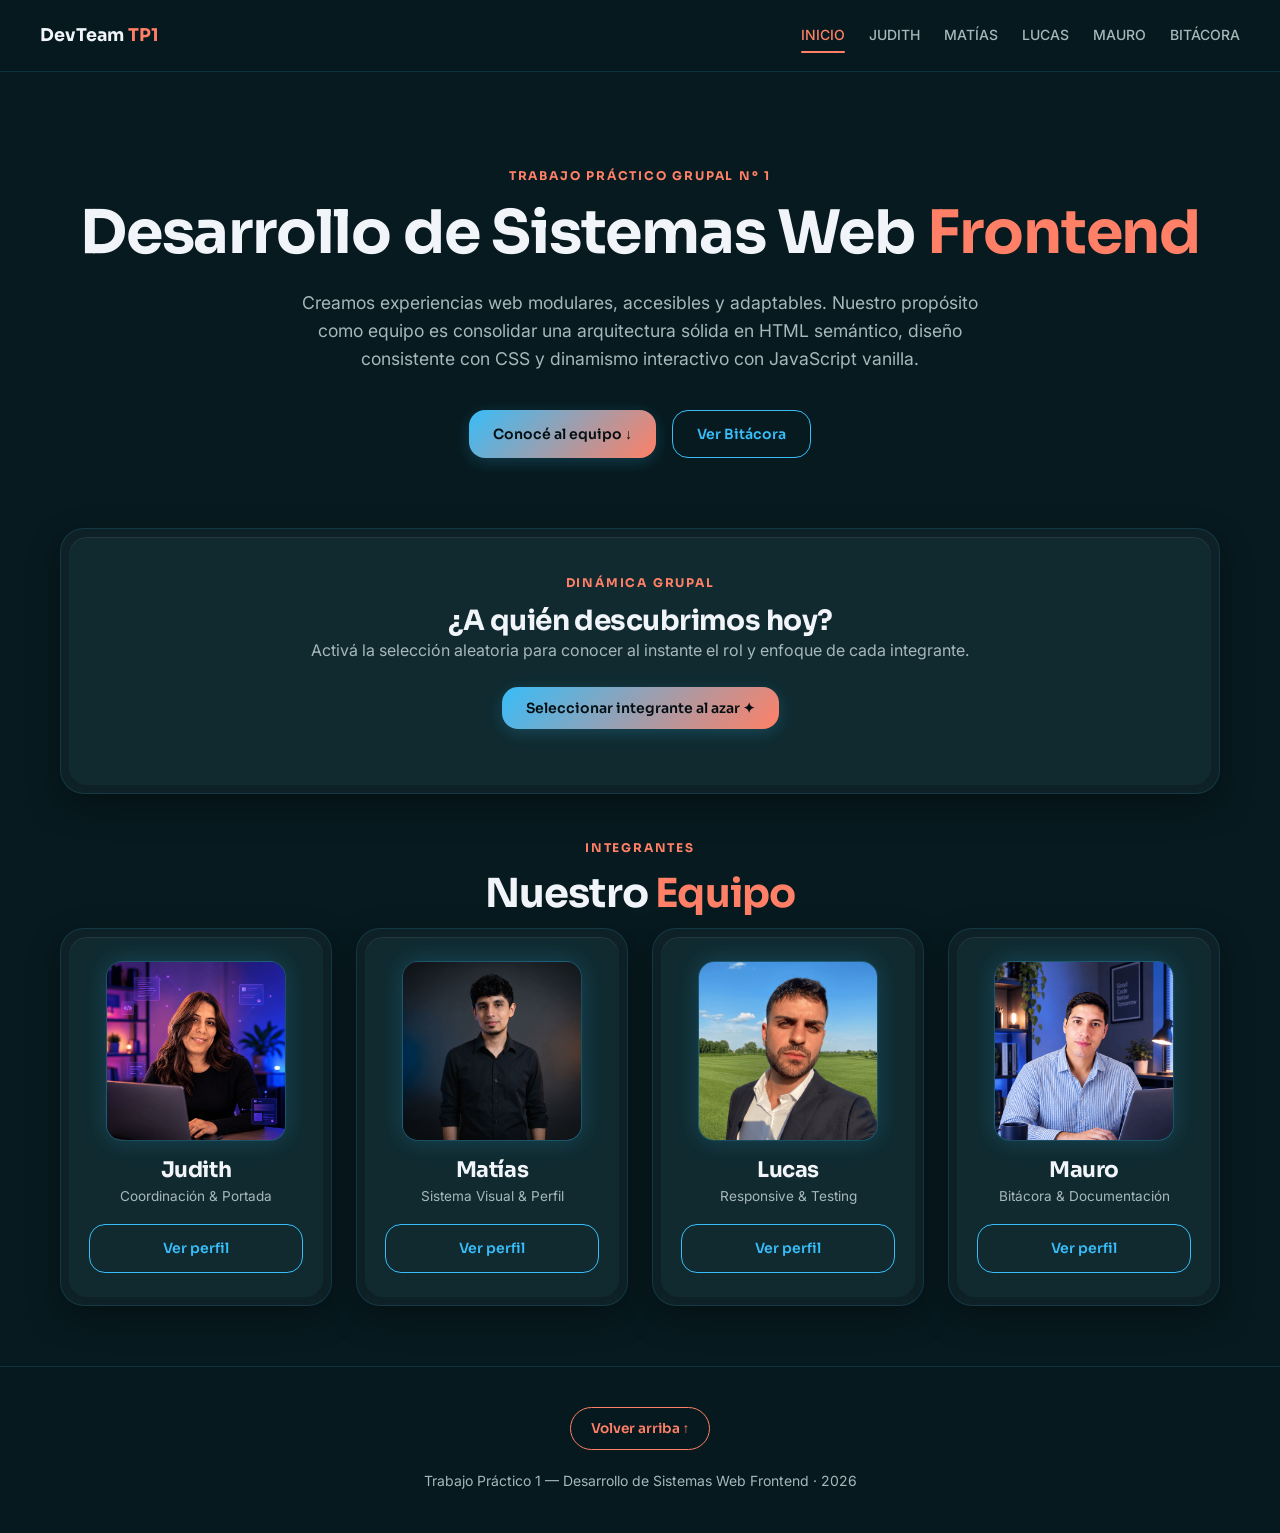
<file: index.html>
<!DOCTYPE html>
<html lang="es">
<head>
    <meta charset="UTF-8">
    <meta name="viewport" content="width=device-width, initial-scale=1.0">
    <title>DevTeam | Desarrollo de Sistemas Web - Frontend</title>

    <!-- Favicon Oficial -->
    <link rel="icon" type="image/svg+xml" href="img/favicon.svg">

    <!-- Google Fonts -->
    <link rel="preconnect" href="https://fonts.googleapis.com">
    <link rel="preconnect" href="https://fonts.gstatic.com" crossorigin>
    <link href="https://fonts.googleapis.com/css2?family=Inter:wght@300;400;500;600;700&family=Sora:wght@400;600;700;800&display=swap" rel="stylesheet">

    <!-- Estilos CSS compartidos -->
    <link rel="stylesheet" href="css/style.css">
</head>
<body id="top">

    <!-- Navegación Sticky Glass -->
    <nav class="navbar">
        <div class="container navbar-content">
            <a href="index.html" class="nav-brand">DevTeam <span class="text-accent">TP1</span></a>
            <div class="nav-links">
                <a href="index.html" class="active">INICIO</a>
                <a href="judith.html">JUDITH</a>
                <a href="matias.html">MATÍAS</a>
                <a href="lucas.html">LUCAS</a>
                <a href="mauro.html">MAURO</a>
                <a href="bitacora.html">BITÁCORA</a>
            </div>
        </div>
    </nav>

    <!-- Contenido Principal -->
    <main class="container">

        <!-- Hero de Portada -->
        <section class="hero-section">
            <span class="eyebrow">Trabajo Práctico Grupal Nº 1</span>
            <h1 class="hero-title">Desarrollo de Sistemas Web <span class="text-accent">Frontend</span></h1>
            <p class="hero-description">
                Creamos experiencias web modulares, accesibles y adaptables. Nuestro propósito como equipo es consolidar una arquitectura sólida en HTML semántico, diseño consistente con CSS y dinamismo interactivo con JavaScript vanilla.
            </p>
            <div class="hero-actions">
                <a href="#equipo" class="btn btn-primary">Conocé al equipo ↓</a>
                <a href="bitacora.html" class="btn btn-secondary">Ver Bitácora</a>
            </div>
        </section>

        <!-- Interacción JS de Portada -->
        <section class="spotlight-interactive-section">
            <div class="double-bezel">
                <div class="double-bezel-inner text-center">
                    <span class="eyebrow">Dinámica Grupal</span>
                    <h3>¿A quién descubrimos hoy?</h3>
                    <p class="mb-4">Activá la selección aleatoria para conocer al instante el rol y enfoque de cada integrante.</p>
                    
                    <button id="btn-random-member" class="btn btn-primary" type="button">
                        Seleccionar integrante al azar ✦
                    </button>

                    <!-- Salida del script JS -->
                    <div id="random-member-display" class="mt-4" aria-live="polite"></div>
                </div>
            </div>
        </section>

        <!-- Tarjetas del Equipo -->
        <section id="equipo">
            <div class="section-header section-header-center">
                <span class="eyebrow">Integrantes</span>
                <h2>Nuestro <span class="text-accent">Equipo</span></h2>
            </div>

            <div class="team-grid">

                <!-- Integrante 1: Judith -->
                <article class="double-bezel">
                    <div class="double-bezel-inner member-card-content">
                        <div class="member-avatar-slot">
                            <img src="img/judith.png" alt="Avatar de Judith" class="member-avatar-img" onerror="this.style.display='none'; this.nextElementSibling.style.display='flex';">
                        </div>
                        <div>
                            <h3 class="member-name">Judith</h3>
                            <p class="member-role">Coordinación & Portada</p>
                        </div>
                        <a href="judith.html" class="btn btn-secondary btn-full">Ver perfil</a>
                    </div>
                </article>

                <!-- Integrante 2: Matías -->
                <article class="double-bezel">
                    <div class="double-bezel-inner member-card-content">
                        <div class="member-avatar-slot">
                            <img src="img/matias.png" alt="Avatar de Matías" class="member-avatar-img" onerror="this.style.display='none'; this.nextElementSibling.style.display='flex';">
                        </div>
                        <div>
                            <h3 class="member-name">Matías</h3>
                            <p class="member-role">Sistema Visual & Perfil</p>
                        </div>
                        <a href="matias.html" class="btn btn-secondary btn-full">Ver perfil</a>
                    </div>
                </article>

                <!-- Integrante 3: Lucas -->
                <article class="double-bezel">
                    <div class="double-bezel-inner member-card-content">
                        <div class="member-avatar-slot">
                            <img src="img/lucas.png" alt="Avatar de Lucas" class="member-avatar-img">
                        </div>
                        <div>
                            <h3 class="member-name">Lucas</h3>
                            <p class="member-role">Responsive & Testing</p>
                        </div>
                        <a href="lucas.html" class="btn btn-secondary btn-full">Ver perfil</a>
                    </div>
                </article>

                <!-- Integrante 4: Mauro -->
                <article class="double-bezel">
                    <div class="double-bezel-inner member-card-content">
                        <div class="member-avatar-slot">
                            <img src="img/mauro.png" alt="Avatar de Mauro" class="member-avatar-img" onerror="this.style.display='none'; this.nextElementSibling.style.display='flex';">
                            <div class="member-avatar-icon d-none">📝</div>
                            <span class="member-avatar-label d-none">Mauro</span>
                        </div>
                        <div>
                            <h3 class="member-name">Mauro</h3>
                            <p class="member-role">Bitácora & Documentación</p>
                        </div>
                        <a href="mauro.html" class="btn btn-secondary btn-full">Ver perfil</a>
                    </div>
                </article>

            </div>
        </section>

    </main>

    <!-- Footer Compartido -->
    <footer>
        <div class="container footer-content">
            <a href="#top" class="btn-top">Volver arriba ↑</a>
            <p class="footer-credits">
                Trabajo Práctico 1 — Desarrollo de Sistemas Web Frontend · 2026
            </p>
        </div>
    </footer>

    <script src="js/script.js"></script>
</body>
</html>
</file>
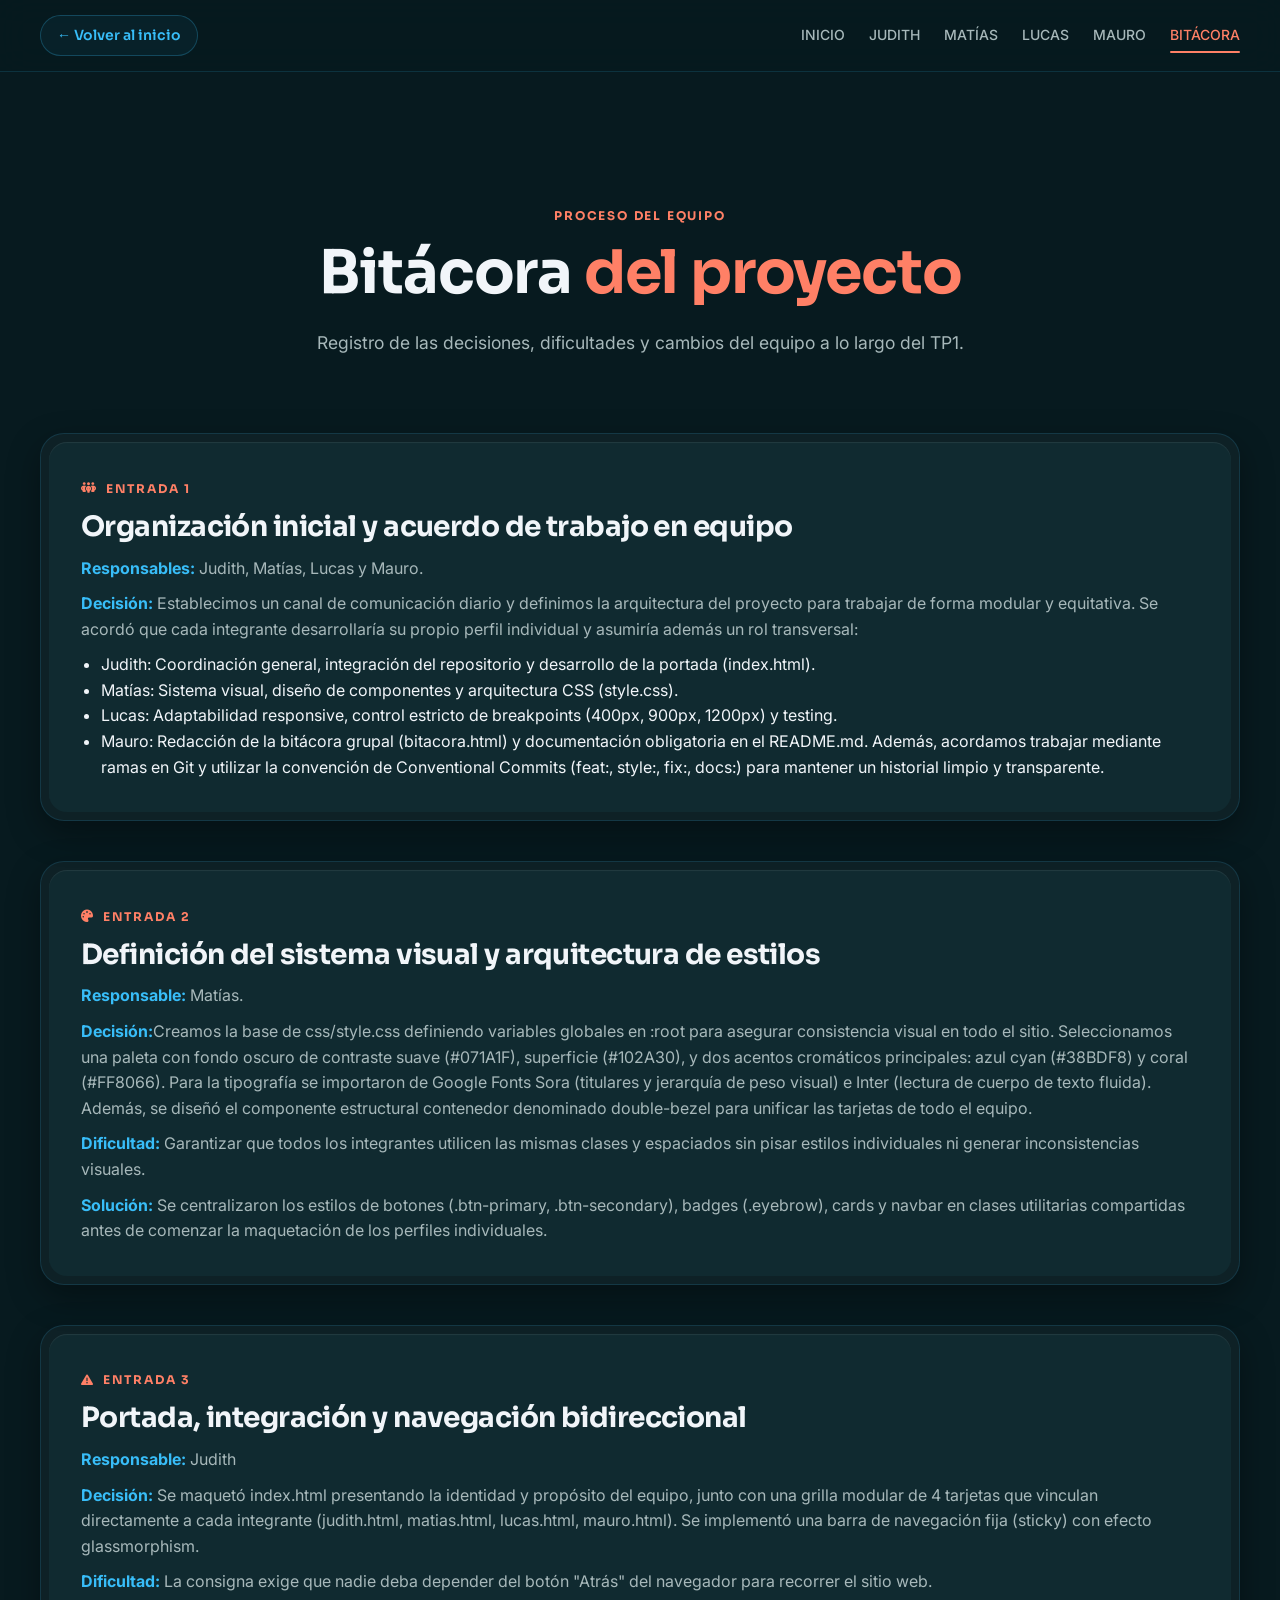
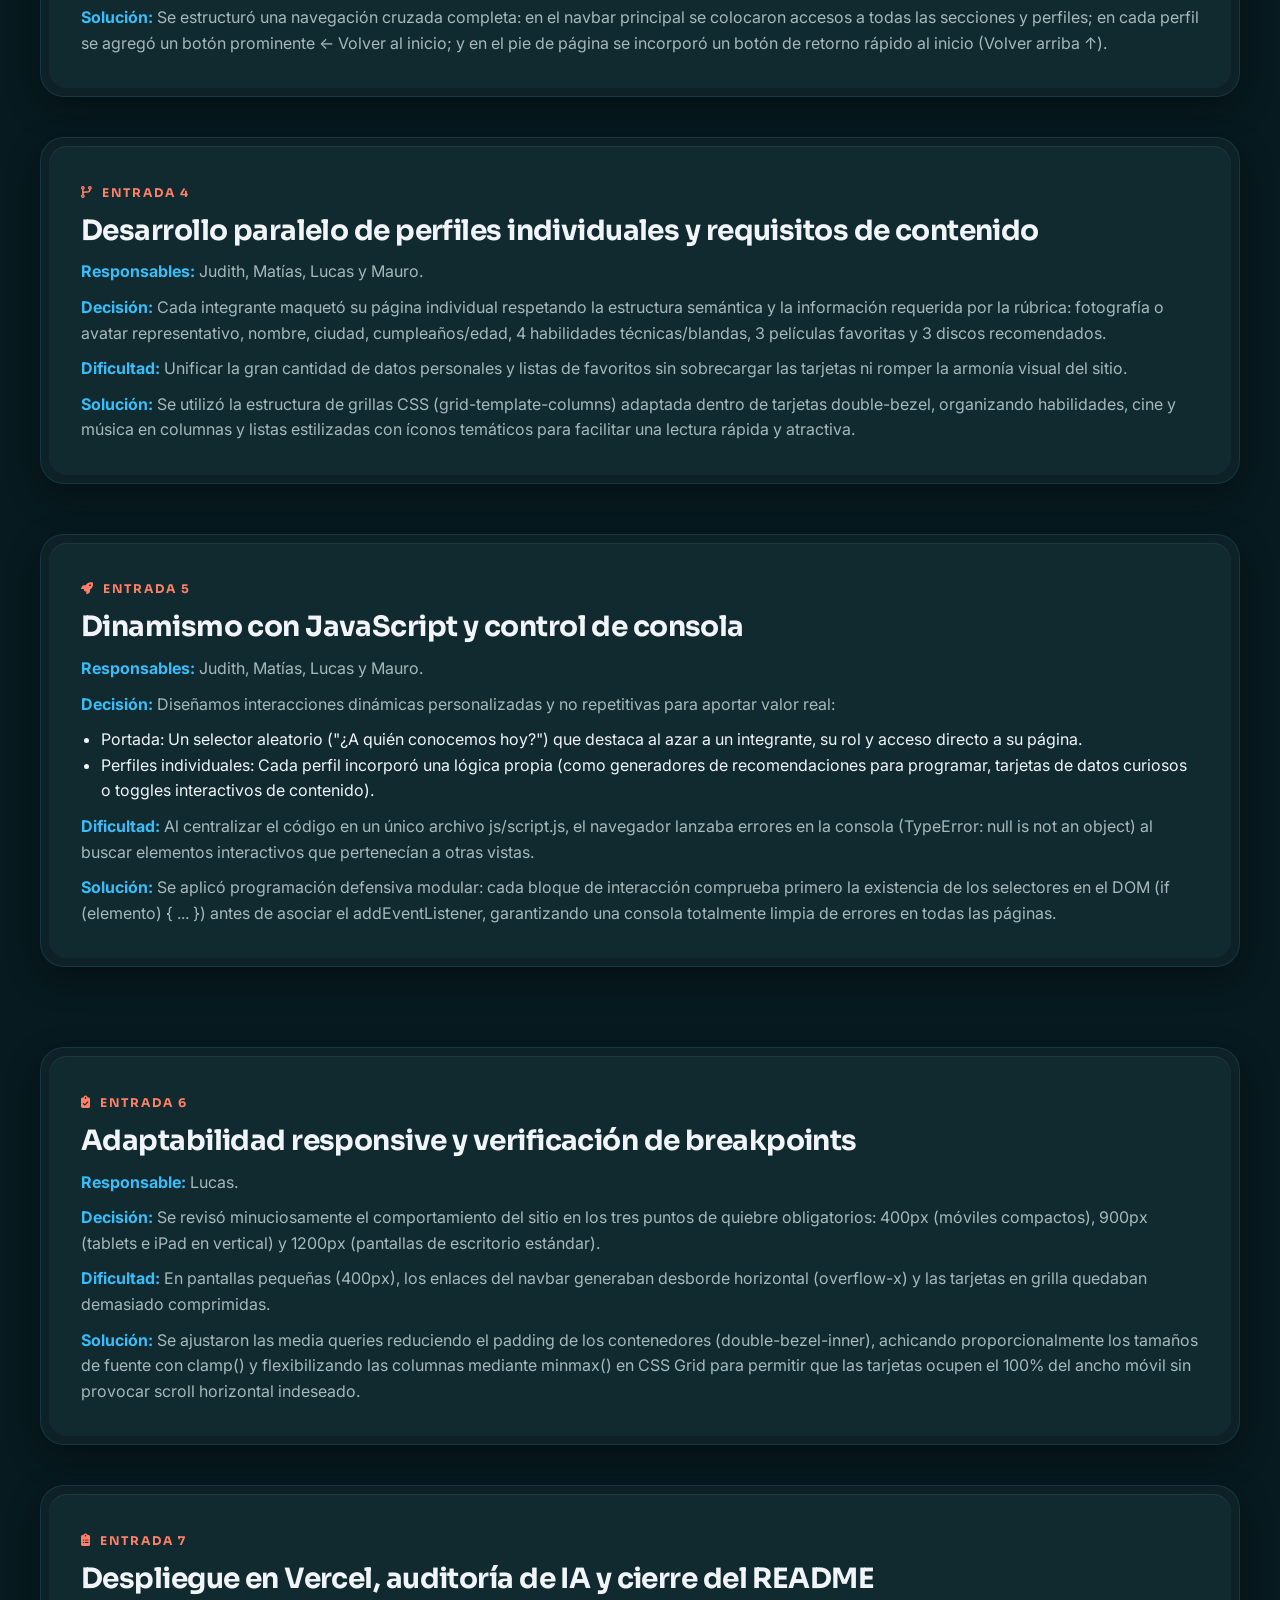
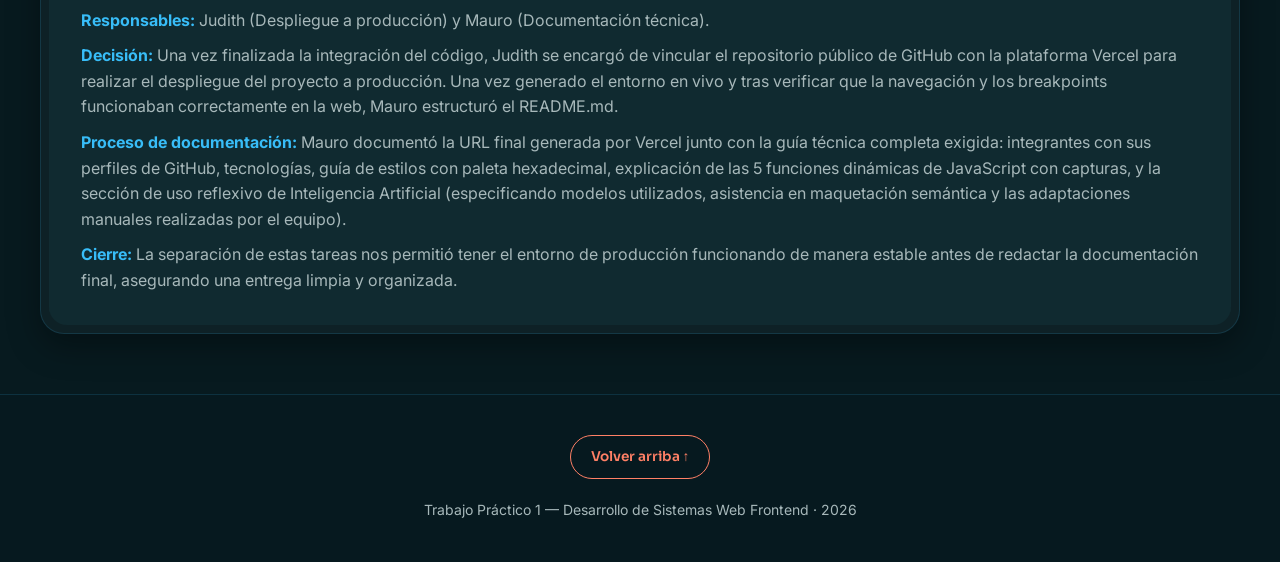
<file: bitacora.html>
<!DOCTYPE html>
<html lang="es">
<head>
    <meta charset="UTF-8">
    <meta name="viewport" content="width=device-width, initial-scale=1.0">
    <title>Bitácora — DevTeam TP1</title>

    <!-- Favicon Oficial -->
    <link rel="icon" type="image/svg+xml" href="img/favicon.svg">

    <!-- Google Fonts del equipo -->
    <link rel="preconnect" href="https://fonts.googleapis.com">
    <link rel="preconnect" href="https://fonts.gstatic.com" crossorigin>
    <link href="https://fonts.googleapis.com/css2?family=Inter:wght@300;400;500;600;700&family=Sora:wght@400;600;700;800&display=swap" rel="stylesheet">

    <!-- FontAwesome para íconos -->
    <link rel="stylesheet" href="https://cdnjs.cloudflare.com/ajax/libs/font-awesome/6.7.2/css/all.min.css">

    <!-- CSS compartido del equipo -->
    <link rel="stylesheet" href="css/style.css">
</head>
<body id="top">

    <!-- Navbar Compartida -->
    <nav class="navbar">
        <div class="container navbar-content">
            <a href="index.html" class="nav-back">← Volver al inicio</a>
            <div class="nav-links">
                <a href="index.html">INICIO</a>
                <a href="judith.html">JUDITH</a>
                <a href="matias.html">MATÍAS</a>
                <a href="lucas.html">LUCAS</a>
                <a href="mauro.html">MAURO</a>
                <a href="bitacora.html" class="active">BITÁCORA</a>
            </div>
        </div>
    </nav>

    <main class="container profile-main-content">

        <section class="hero-section pb-2">
            <span class="eyebrow">Proceso del equipo</span>
            <h1 class="hero-title">Bitácora <span class="text-accent">del proyecto</span></h1>
            <p class="hero-description">
                Registro de las decisiones, dificultades y cambios del equipo a lo largo del TP1.
            </p>
        </section>

        <!-- Entrada 1 -->
        <section class="profile-section">
            <div class="double-bezel">
                <div class="double-bezel-inner">
                    <span class="eyebrow"><i class="fa-solid fa-people-group"></i> Entrada 1</span>
                    <h3 class="mb-2">Organización inicial y acuerdo de trabajo en equipo</h3>
                   
                    <p><strong class="text-blue">Responsables:</strong> Judith, Matías, Lucas y Mauro.</p>
                   
                    <p class="mt-2"><strong class="text-blue">Decisión:</strong> Establecimos un canal de comunicación diario y definimos la arquitectura del proyecto para trabajar de forma modular y equitativa. Se acordó que cada integrante desarrollaría su propio perfil individual y asumiría además un rol transversal:</p>
                    
                    <ul class="mt-2" style="padding-left: 20px;">
                        <li> Judith: Coordinación general, integración del repositorio y desarrollo de la portada (index.html).</li>
                        <li> Matías: Sistema visual, diseño de componentes y arquitectura CSS (style.css).</li>
                        <li> Lucas: Adaptabilidad responsive, control estricto de breakpoints (400px, 900px, 1200px) y testing.</li>
                        <li> Mauro: Redacción de la bitácora grupal (bitacora.html) y documentación obligatoria en el README.md. Además, acordamos trabajar mediante ramas en Git y utilizar la convención de Conventional Commits (feat:, style:, fix:, docs:) para mantener un historial limpio y transparente.</li>
                    </ul>
                </div>
            </div>
        </section>

        <!-- Entrada 2 -->
        <section class="profile-section">
            <div class="double-bezel">
                <div class="double-bezel-inner">
                    <span class="eyebrow"><i class="fa-solid fa-palette"></i> Entrada 2</span>
                    <h3 class="mb-2">Definición del sistema visual y arquitectura de estilos</h3>
                    
                    <p><strong class="text-blue">Responsable:</strong> Matías.</p>

                    <p class="mt-2"><strong class="text-blue">Decisión:</strong>Creamos la base de css/style.css definiendo variables globales en :root para asegurar consistencia visual en todo el sitio. Seleccionamos una paleta con fondo oscuro de contraste suave (#071A1F), superficie (#102A30), y dos acentos cromáticos principales: azul cyan (#38BDF8) y coral (#FF8066). Para la tipografía se importaron de Google Fonts Sora (titulares y jerarquía de peso visual) e Inter (lectura de cuerpo de texto fluida). Además, se diseñó el componente estructural contenedor denominado double-bezel para unificar las tarjetas de todo el equipo.</p>
                   
                    <p class="mt-2"><strong class="text-blue">Dificultad:</strong> Garantizar que todos los integrantes utilicen las mismas clases y espaciados sin pisar estilos individuales ni generar inconsistencias visuales.</p>
               
                    <p class="mt-2"><strong class="text-blue">Solución:</strong> Se centralizaron los estilos de botones (.btn-primary, .btn-secondary), badges (.eyebrow), cards y navbar en clases utilitarias compartidas antes de comenzar la maquetación de los perfiles individuales.</p>  

                </div>
            </div>
        </section>

        <!-- Entrada 3 -->
        <section class="profile-section">
            <div class="double-bezel">
                <div class="double-bezel-inner">
                    <span class="eyebrow"><i class="fa-solid fa-triangle-exclamation"></i> Entrada 3</span>
                    <h3 class="mb-2">Portada, integración y navegación bidireccional</h3>
                   
                    <p><strong class="text-blue">Responsable:</strong> Judith</p>
                   
                    <p class="mt-2"><strong class="text-blue">Decisión:</strong> Se maquetó index.html presentando la identidad y propósito del equipo, junto con una grilla modular de 4 tarjetas que vinculan directamente a cada integrante (judith.html, matias.html, lucas.html, mauro.html). Se implementó una barra de navegación fija (sticky) con efecto glassmorphism.</p>

                    <p class="mt-2"><strong class="text-blue">Dificultad:</strong> La consigna exige que nadie deba depender del botón "Atrás" del navegador para recorrer el sitio web.</p>
             
                    <p class="mt-2"><strong class="text-blue">Solución:</strong> Se estructuró una navegación cruzada completa: en el navbar principal se colocaron accesos a todas las secciones y perfiles; en cada perfil se agregó un botón prominente ← Volver al inicio; y en el pie de página se incorporó un botón de retorno rápido al inicio (Volver arriba ↑).</p>

                </div>
            </div>
        </section>

        <!-- Entrada 4 -->
        <section class="profile-section">
            <div class="double-bezel">
                <div class="double-bezel-inner">
                    <span class="eyebrow"><i class="fa-solid fa-code-branch"></i> Entrada 4</span>
                    <h3 class="mb-2">Desarrollo paralelo de perfiles individuales y requisitos de contenido</h3>
                   
                    <p><strong class="text-blue">Responsables:</strong> Judith, Matías, Lucas y Mauro.
                   
                    <p class="mt-2"><strong class="text-blue">Decisión:</strong> Cada integrante maquetó su página individual respetando la estructura semántica y la información requerida por la rúbrica: fotografía o avatar representativo, nombre, ciudad, cumpleaños/edad, 4 habilidades técnicas/blandas, 3 películas favoritas y 3 discos recomendados.</p>
                   
                    <p class="mt-2"><strong class="text-blue">Dificultad:</strong> Unificar la gran cantidad de datos personales y listas de favoritos sin sobrecargar las tarjetas ni romper la armonía visual del sitio.

                    <p class="mt-2"><strong class="text-blue">Solución:</strong> Se utilizó la estructura de grillas CSS (grid-template-columns) adaptada dentro de tarjetas double-bezel, organizando habilidades, cine y música en columnas y listas estilizadas con íconos temáticos para facilitar una lectura rápida y atractiva.</p>
                </div>
            </div>
        </section>

        <!-- Entrada 5 -->
        <section class="profile-section-dynamic">
            <div class="double-bezel">
                <div class="double-bezel-inner">
                    <span class="eyebrow"><i class="fa-solid fa-rocket"></i> Entrada 5</span>
                    <h3 class="mb-2">Dinamismo con JavaScript y control de consola</h3>
                    
                    <p><strong class="text-blue">Responsables:</strong> Judith, Matías, Lucas y Mauro.</p>
                   
                    <p class="mt-2"><strong class="text-blue">Decisión:</strong> Diseñamos interacciones dinámicas personalizadas y no repetitivas para aportar valor real:</p>
                   
                    <ul class="mt-2" style="padding-left: 20px;">
                        <li> Portada: Un selector aleatorio ("¿A quién conocemos hoy?") que destaca al azar a un integrante, su rol y acceso directo a su página.</li>
                        <li> Perfiles individuales: Cada perfil incorporó una lógica propia (como generadores de recomendaciones para programar, tarjetas de datos curiosos o toggles interactivos de contenido).</li>
                    </ul>
                    <p class="mt-2"><strong class="text-blue">Dificultad:</strong> Al centralizar el código en un único archivo js/script.js, el navegador lanzaba errores en la consola (TypeError: null is not an object) al buscar elementos interactivos que pertenecían a otras vistas.</p>
                    <p class="mt-2"><strong class="text-blue">Solución:</strong> Se aplicó programación defensiva modular: cada bloque de interacción comprueba primero la existencia de los selectores en el DOM (if (elemento) { ... }) antes de asociar el addEventListener, garantizando una consola totalmente limpia de errores en todas las páginas.</p>
               
                </div>
            </div>
        </section>

        <!--Entrada 6 -->
        <section class="profile-section">
            <div class="double-bezel">
                <div class="double-bezel-inner">
                    <span class="eyebrow"><i class="fa-solid fa-clipboard-check"></i> Entrada 6</span>
                    <h3 class="mb-2">Adaptabilidad responsive y verificación de breakpoints</h3>
                   
                    <p><strong class="text-blue">Responsable:</strong> Lucas.</p>
                   
                    <p class="mt-2"><strong class="text-blue">Decisión:</strong> Se revisó minuciosamente el comportamiento del sitio en los tres puntos de quiebre obligatorios: 400px (móviles compactos), 900px (tablets e iPad en vertical) y 1200px (pantallas de escritorio estándar).</p>
                   
                    <p class="mt-2"><strong class="text-blue">Dificultad:</strong> En pantallas pequeñas (400px), los enlaces del navbar generaban desborde horizontal (overflow-x) y las tarjetas en grilla quedaban demasiado comprimidas.</p>
                   
                    <p class="mt-2"><strong class="text-blue">Solución:</strong> Se ajustaron las media queries reduciendo el padding de los contenedores (double-bezel-inner), achicando proporcionalmente los tamaños de fuente con clamp() y flexibilizando las columnas mediante minmax() en CSS Grid para permitir que las tarjetas ocupen el 100% del ancho móvil sin provocar scroll horizontal indeseado.</p>
                </div>
            </div>
        </section>
        
        <!-- Entrada 7 -->
        <section class="profile-section">
            <div class="double-bezel">
                <div class="double-bezel-inner">
                    <span class="eyebrow"><i class="fa-solid fa-clipboard-list"></i> Entrada 7</span>
                    <h3 class="mb-2">Despliegue en Vercel, auditoría de IA y cierre del README</h3>
                   
                    <p><strong class="text-blue">Responsables:</strong> Judith (Despliegue a producción) y Mauro (Documentación técnica).</p>
                   
                    <p class="mt-2"><strong class="text-blue">Decisión:</strong> Una vez finalizada la integración del código, Judith se encargó de vincular el repositorio público de GitHub con la plataforma Vercel para realizar el despliegue del proyecto a producción. Una vez generado el entorno en vivo y tras verificar que la navegación y los breakpoints funcionaban correctamente en la web, Mauro estructuró el README.md.</p>
                   
                    <p class="mt-2"><strong class="text-blue">Proceso de documentación:</strong> Mauro documentó la URL final generada por Vercel junto con la guía técnica completa exigida: integrantes con sus perfiles de GitHub, tecnologías, guía de estilos con paleta hexadecimal, explicación de las 5 funciones dinámicas de JavaScript con capturas, y la sección de uso reflexivo de Inteligencia Artificial (especificando modelos utilizados, asistencia en maquetación semántica y las adaptaciones manuales realizadas por el equipo).</p>

                    <p class="mt-2"><strong class="text-blue">Cierre:</strong> La separación de estas tareas nos permitió tener el entorno de producción funcionando de manera estable antes de redactar la documentación final, asegurando una entrega limpia y organizada.</p>
                </div>
            </div>
        </section>
    </main>

    <!-- Footer Compartido -->
    <footer>
        <div class="container footer-content">
            <a href="#top" class="btn-top">Volver arriba ↑</a>
            <p class="footer-credits">
                Trabajo Práctico 1 — Desarrollo de Sistemas Web Frontend · 2026
            </p>
        </div>
    </footer>

    <script src="js/script.js"></script>
</body>
</html>
</file>
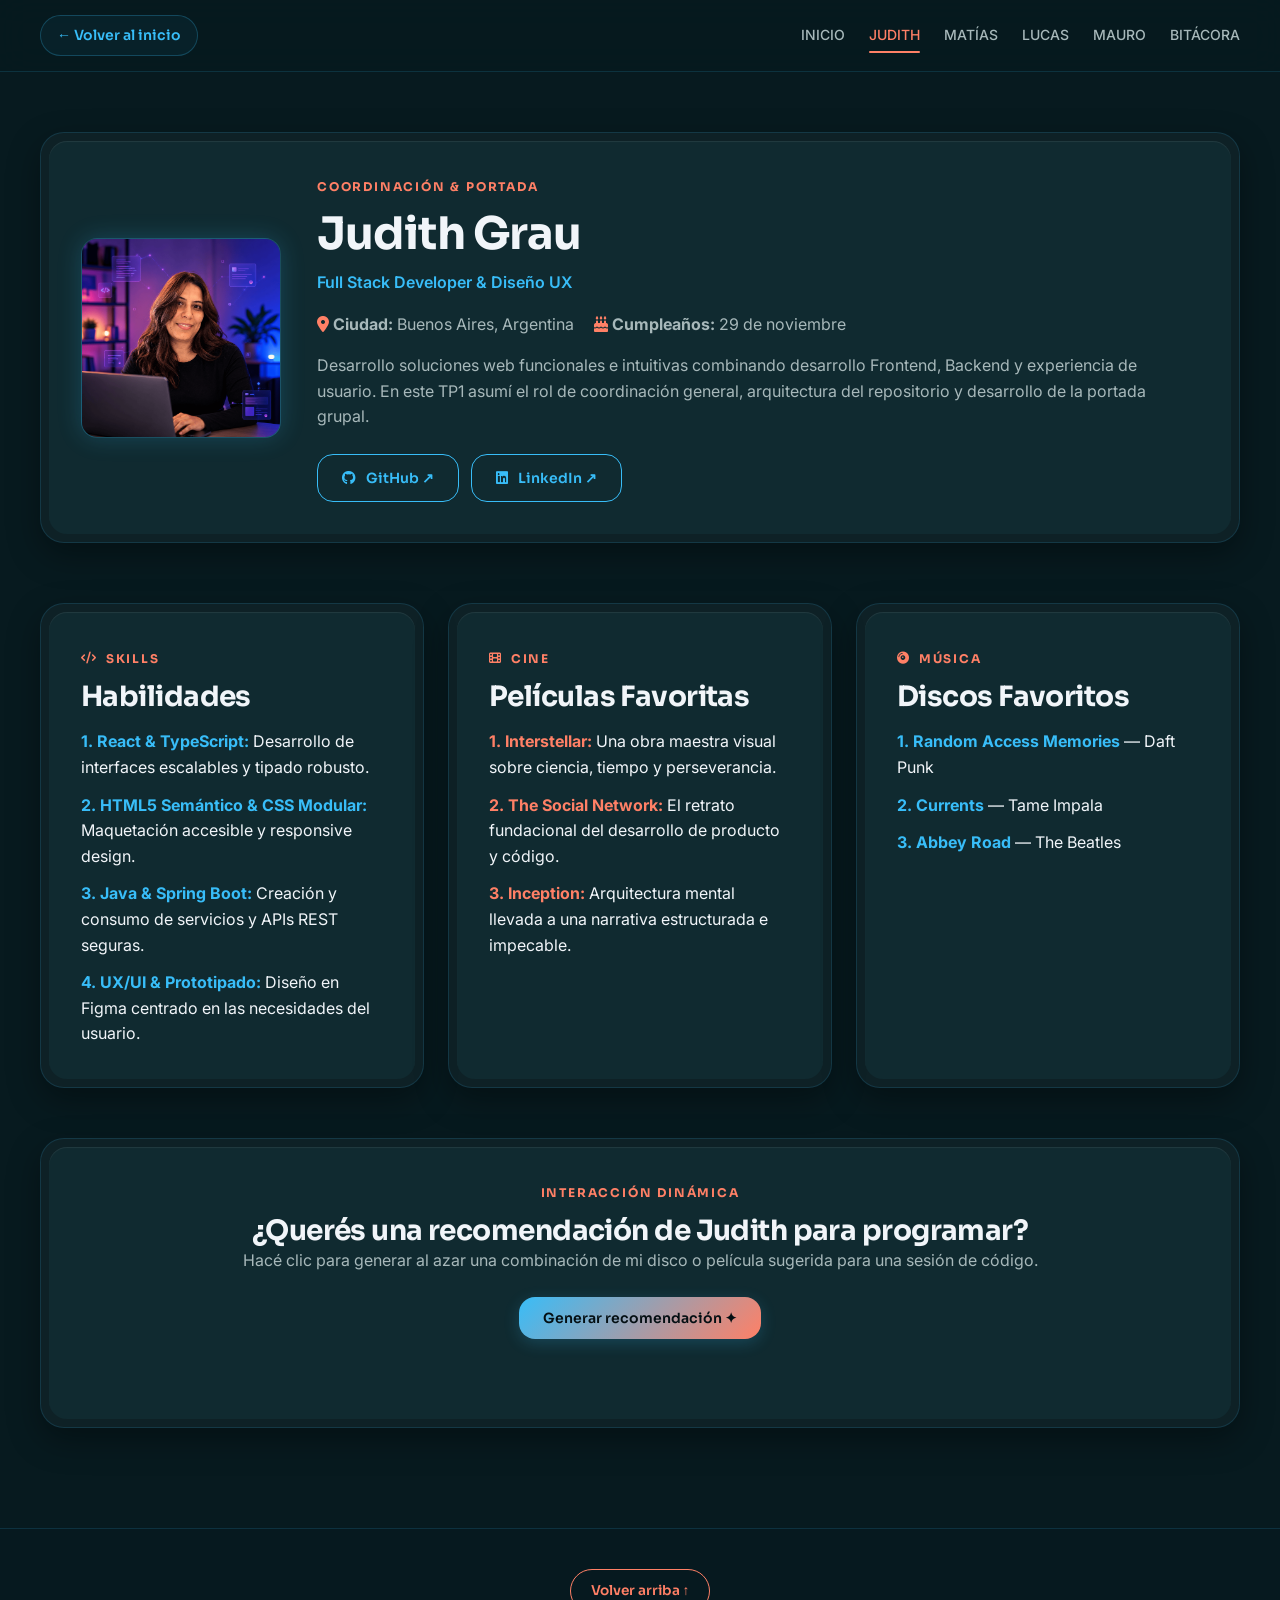
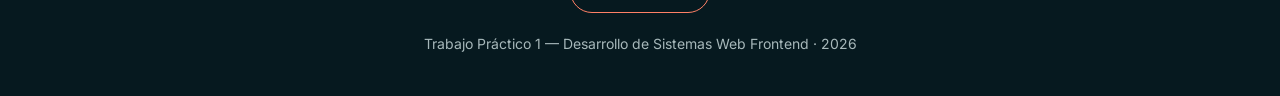
<file: judith.html>
<!DOCTYPE html>
<html lang="es">
<head>
    <meta charset="UTF-8">
    <meta name="viewport" content="width=device-width, initial-scale=1.0">
    <title>Perfil | Judith Grau — DevTeam TP1</title>

    <!-- Favicon Oficial -->
    <link rel="icon" type="image/svg+xml" href="img/favicon.svg">

    <!-- Google Fonts del equipo -->
    <link rel="preconnect" href="https://fonts.googleapis.com">
    <link rel="preconnect" href="https://fonts.gstatic.com" crossorigin>
    <link href="https://fonts.googleapis.com/css2?family=Inter:wght@300;400;500;600;700&family=Sora:wght@400;600;700;800&display=swap" rel="stylesheet">

    <!-- FontAwesome para íconos -->
    <link rel="stylesheet" href="https://cdnjs.cloudflare.com/ajax/libs/font-awesome/6.7.2/css/all.min.css">

    <!-- CSS compartido del equipo -->
    <link rel="stylesheet" href="css/style.css">
</head>
<body id="top">

    <!-- Navbar Compartida -->
    <nav class="navbar">
        <div class="container navbar-content">
            <a href="index.html" class="nav-back">← Volver al inicio</a>
            <div class="nav-links">
                <a href="index.html">INICIO</a>
                <a href="judith.html" class="active">JUDITH</a>
                <a href="matias.html">MATÍAS</a>
                <a href="lucas.html">LUCAS</a>
                <a href="mauro.html">MAURO</a>
                <a href="bitacora.html">BITÁCORA</a>
            </div>
        </div>
    </nav>

    <main class="container profile-main-content">

        <!-- 1. Tarjeta Principal de Presentación (Double-Bezel) -->
        <section class="profile-section-hero">
            <div class="double-bezel">
                <div class="double-bezel-inner profile-hero-layout">
                    <div class="member-avatar-slot profile-avatar-wrapper">
                        <img src="img/judith.png" alt="Foto de Judith Grau" class="member-avatar-img" onerror="this.src='img/ju_pcV2.png';">
                    </div>

                    <div class="profile-details">
                        <span class="eyebrow">Coordinación & Portada</span>
                        <h1 class="profile-name">Judith Grau</h1>
                        <p class="profile-role">Full Stack Developer & Diseño UX</p>
                        
                        <!-- Datos obligatorios por consigna: Ciudad y Edad -->
                        <div class="profile-meta-info">
                            <p><strong><i class="fa-solid fa-location-dot text-accent"></i> Ciudad:</strong> Buenos Aires, Argentina</p>
                            <p><strong><i class="fa-solid fa-cake-candles text-accent"></i> Cumpleaños:</strong> 29 de noviembre</p>
                        </div>

                        <p class="profile-bio-text">
                            Desarrollo soluciones web funcionales e intuitivas combinando desarrollo Frontend, Backend y experiencia de usuario. En este TP1 asumí el rol de coordinación general, arquitectura del repositorio y desarrollo de la portada grupal.
                        </p>

                        <div class="profile-socials">
                            <a href="https://github.com/JudithGrau" class="btn btn-secondary" target="_blank" rel="noreferrer">
                                <i class="fa-brands fa-github"></i> GitHub ↗
                            </a>
                            <a href="https://www.linkedin.com/in/judithgrau" class="btn btn-secondary" target="_blank" rel="noreferrer">
                                <i class="fa-brands fa-linkedin"></i> LinkedIn ↗
                            </a>
                        </div>
                    </div>
                </div>
            </div>
        </section>

        <!-- 2. Requisitos de Consigna: Habilidades, Películas y Discos -->
        <section class="profile-section">
            <div class="team-grid profile-cards-grid">
                
                <!-- 4 Habilidades Obligatorias -->
                <article class="double-bezel">
                    <div class="double-bezel-inner h-100">
                        <span class="eyebrow"><i class="fa-solid fa-code"></i> Skills</span>
                        <h3 class="mb-3">Habilidades</h3>
                        <ul class="profile-list">
                            <li><strong class="text-blue">1. React & TypeScript:</strong> Desarrollo de interfaces escalables y tipado robusto.</li>
                            <li><strong class="text-blue">2. HTML5 Semántico & CSS Modular:</strong> Maquetación accesible y responsive design.</li>
                            <li><strong class="text-blue">3. Java & Spring Boot:</strong> Creación y consumo de servicios y APIs REST seguras.</li>
                            <li><strong class="text-blue">4. UX/UI & Prototipado:</strong> Diseño en Figma centrado en las necesidades del usuario.</li>
                        </ul>
                    </div>
                </article>

                <!-- 3 Películas Favoritas Obligatorias -->
                <article class="double-bezel">
                    <div class="double-bezel-inner h-100">
                        <span class="eyebrow"><i class="fa-solid fa-film"></i> Cine</span>
                        <h3 class="mb-3">Películas Favoritas</h3>
                        <ul class="profile-list">
                            <li><strong class="text-accent">1. Interstellar:</strong> Una obra maestra visual sobre ciencia, tiempo y perseverancia.</li>
                            <li><strong class="text-accent">2. The Social Network:</strong> El retrato fundacional del desarrollo de producto y código.</li>
                            <li><strong class="text-accent">3. Inception:</strong> Arquitectura mental llevada a una narrativa estructurada e impecable.</li>
                        </ul>
                    </div>
                </article>

                <!-- 3 Discos Favoritos Obligatorios -->
                <article class="double-bezel">
                    <div class="double-bezel-inner h-100">
                        <span class="eyebrow"><i class="fa-solid fa-compact-disc"></i> Música</span>
                        <h3 class="mb-3">Discos Favoritos</h3>
                        <ul class="profile-list">
                            <li><strong class="text-blue">1. Random Access Memories</strong> — Daft Punk</li>
                            <li><strong class="text-blue">2. Currents</strong> — Tame Impala</li>
                            <li><strong class="text-blue">3. Abbey Road</strong> — The Beatles</li>
                        </ul>
                    </div>
                </article>

            </div>
        </section>

        <!-- 3. Interacción Dinámica con JavaScript (Requisito Propio del Perfil) -->
        <section class="profile-section-dynamic">
            <div class="double-bezel">
                <div class="double-bezel-inner text-center">
                    <span class="eyebrow">Interacción Dinámica</span>
                    <h3>¿Querés una recomendación de Judith para programar?</h3>
                    <p class="profile-bio-text">Hacé clic para generar al azar una combinación de mi disco o película sugerida para una sesión de código.</p>
                    
                    <button id="btn-judith-quote" class="btn btn-primary" type="button">
                        Generar recomendación ✦
                    </button>

                    <div id="judith-quote-display" class="dynamic-display" aria-live="polite"></div>
                </div>
            </div>
        </section>

    </main>

    <!-- Footer Compartido con botón de volver arriba -->
    <footer>
        <div class="container footer-content">
            <a href="#top" class="btn-top">Volver arriba ↑</a>
            <p class="footer-credits">
                Trabajo Práctico 1 — Desarrollo de Sistemas Web Frontend · 2026
            </p>
        </div>
    </footer>

    <script src="js/script.js"></script>
</body>
</html>
</file>
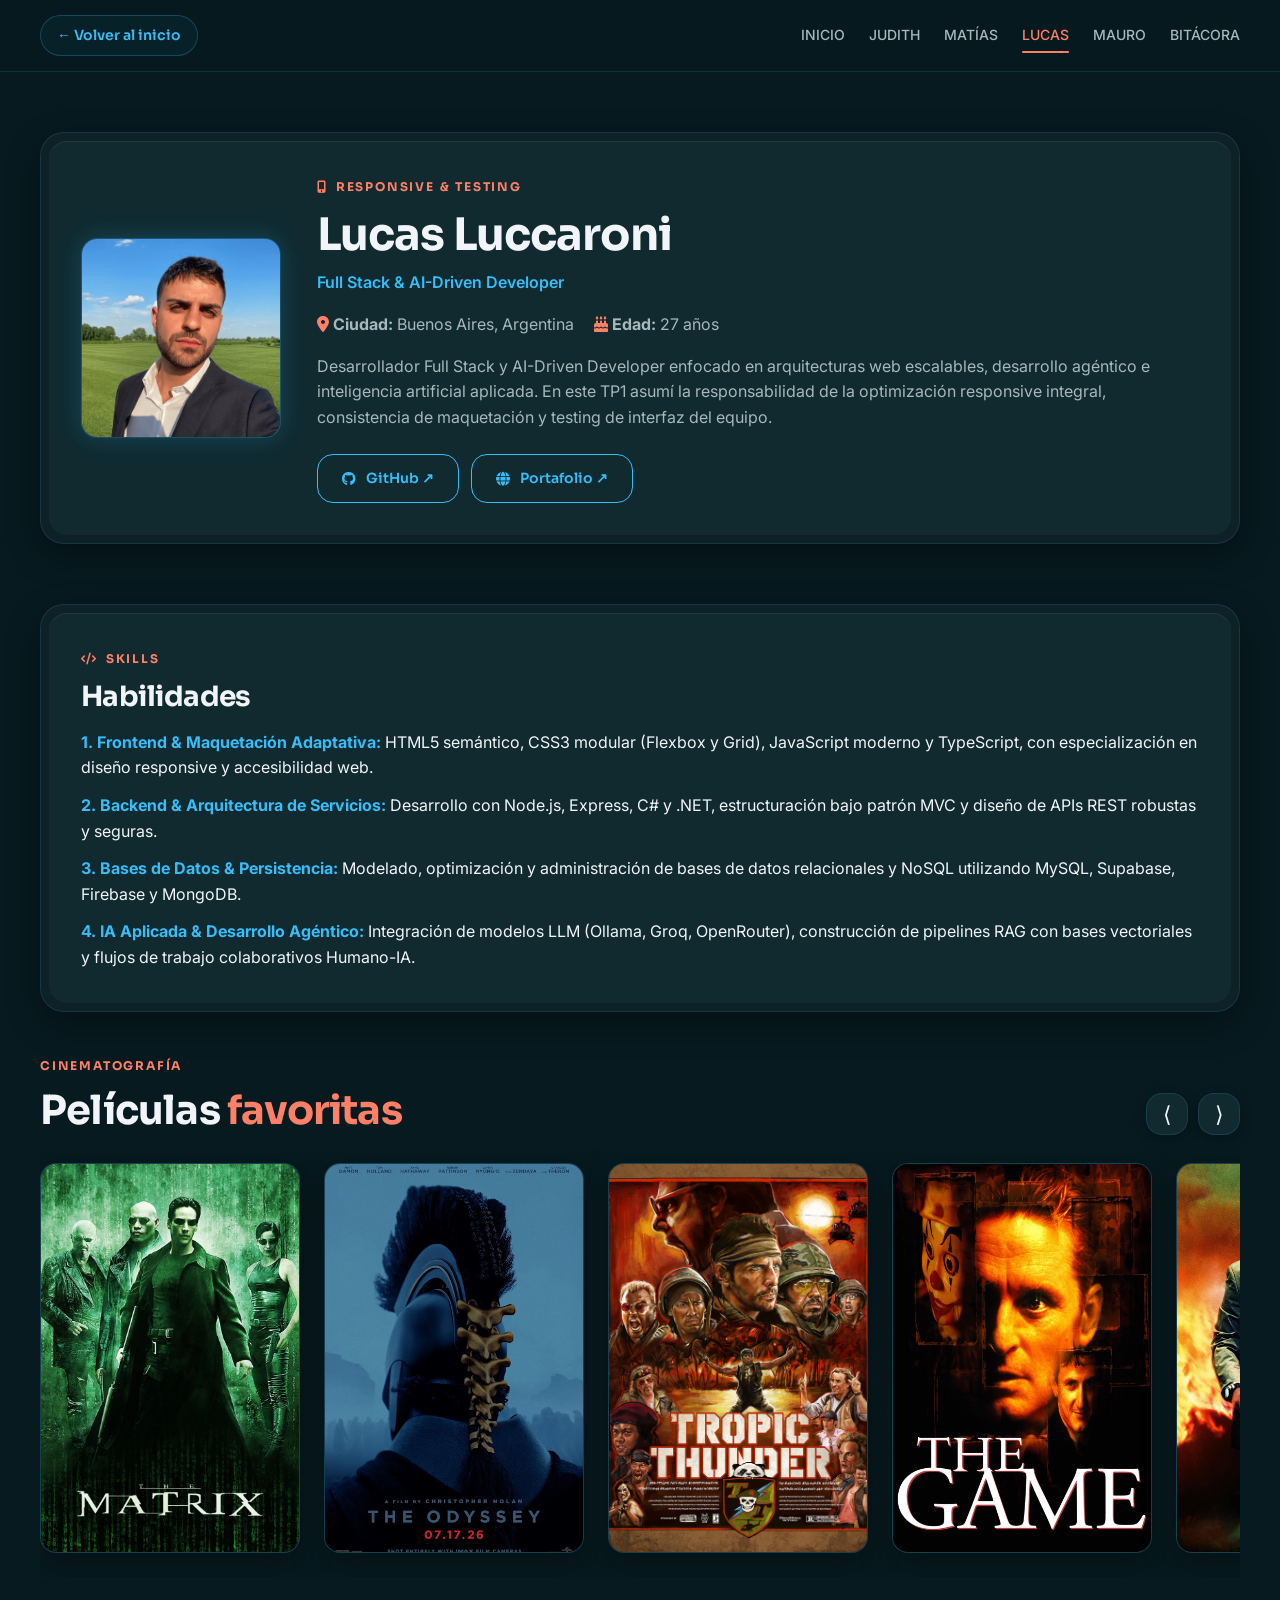
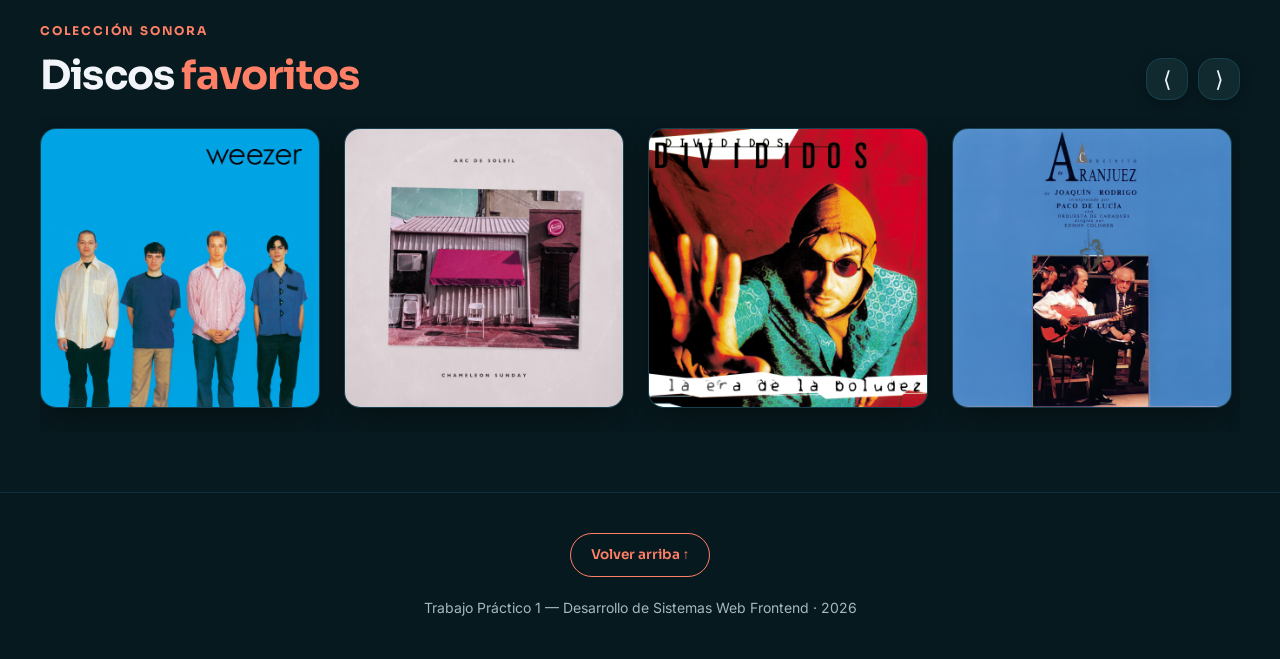
<file: lucas.html>
<!DOCTYPE html>
<html lang="es">
<head>
    <meta charset="UTF-8">
    <meta name="viewport" content="width=device-width, initial-scale=1.0">
    <title>Perfil | Lucas Luccaroni — DevTeam TP1</title>

    <!-- Favicon Oficial -->
    <link rel="icon" type="image/svg+xml" href="img/favicon.svg">

    <!-- Google Fonts del equipo -->
    <link rel="preconnect" href="https://fonts.googleapis.com">
    <link rel="preconnect" href="https://fonts.gstatic.com" crossorigin>
    <link href="https://fonts.googleapis.com/css2?family=Inter:wght@300;400;500;600;700&family=Sora:wght@400;600;700;800&display=swap" rel="stylesheet">

    <!-- FontAwesome para íconos -->
    <link rel="stylesheet" href="https://cdnjs.cloudflare.com/ajax/libs/font-awesome/6.7.2/css/all.min.css">

    <!-- CSS compartido del equipo -->
    <link rel="stylesheet" href="css/style.css">
</head>
<body id="top">

    <!-- Navbar Compartida -->
    <nav class="navbar">
        <div class="container navbar-content">
            <a href="index.html" class="nav-back">← Volver al inicio</a>
            <div class="nav-links">
                <a href="index.html">INICIO</a>
                <a href="judith.html">JUDITH</a>
                <a href="matias.html">MATÍAS</a>
                <a href="lucas.html" class="active">LUCAS</a>
                <a href="mauro.html">MAURO</a>
                <a href="bitacora.html">BITÁCORA</a>
            </div>
        </div>
    </nav>

    <main class="container profile-main-content">

        <!-- 1. Tarjeta Principal de Presentación (Double-Bezel) -->
        <section class="profile-section-hero">
            <div class="double-bezel">
                <div class="double-bezel-inner profile-hero-layout">
                    <div class="member-avatar-slot profile-avatar-wrapper">
                        <img src="img/lucas.png" alt="Avatar de Lucas Luccaroni" class="member-avatar-img">
                    </div>

                    <div class="profile-details">
                        <span class="eyebrow"><i class="fa-solid fa-mobile-screen-button"></i> Responsive & Testing</span>
                        <h1 class="profile-name">Lucas Luccaroni</h1>
                        <p class="profile-role">Full Stack & AI-Driven Developer</p>

                        <!-- Datos obligatorios de consigna: Ciudad y Edad -->
                        <div class="profile-meta-info">
                            <p><strong><i class="fa-solid fa-location-dot text-accent"></i> Ciudad:</strong> Buenos Aires, Argentina</p>
                            <p><strong><i class="fa-solid fa-cake-candles text-accent"></i> Edad:</strong> 27 años</p>
                        </div>

                        <p class="profile-bio-text">
                            Desarrollador Full Stack y AI-Driven Developer enfocado en arquitecturas web escalables, desarrollo agéntico e inteligencia artificial aplicada. En este TP1 asumí la responsabilidad de la optimización responsive integral, consistencia de maquetación y testing de interfaz del equipo.
                        </p>

                        <!-- Enlaces profesionales -->
                        <div class="profile-socials">
                            <a href="https://github.com/lucasluccaroni" class="btn btn-secondary" target="_blank" rel="noreferrer">
                                <i class="fa-brands fa-github"></i> GitHub ↗
                            </a>
                            <a href="https://lucasluccaroni-portfolio.vercel.app/" class="btn btn-secondary" target="_blank" rel="noreferrer">
                                <i class="fa-solid fa-globe"></i> Portafolio ↗
                            </a>
                        </div>
                    </div>
                </div>
            </div>
        </section>

        <!-- 2. Sección: 4 Habilidades Obligatorias (Tomadas del Portafolio) -->
        <section id="habilidades" class="profile-section">
            <div class="double-bezel">
                <div class="double-bezel-inner">
                    <span class="eyebrow"><i class="fa-solid fa-code"></i> Skills</span>
                    <h3 class="mb-3">Habilidades</h3>
                    <ul class="profile-list">
                        <li>
                            <strong class="text-blue">1. Frontend & Maquetación Adaptativa:</strong>
                            HTML5 semántico, CSS3 modular (Flexbox y Grid), JavaScript moderno y TypeScript, con especialización en diseño responsive y accesibilidad web.
                        </li>
                        <li>
                            <strong class="text-blue">2. Backend & Arquitectura de Servicios:</strong>
                            Desarrollo con Node.js, Express, C# y .NET, estructuración bajo patrón MVC y diseño de APIs REST robustas y seguras.
                        </li>
                        <li>
                            <strong class="text-blue">3. Bases de Datos & Persistencia:</strong>
                            Modelado, optimización y administración de bases de datos relacionales y NoSQL utilizando MySQL, Supabase, Firebase y MongoDB.
                        </li>
                        <li>
                            <strong class="text-blue">4. IA Aplicada & Desarrollo Agéntico:</strong>
                            Integración de modelos LLM (Ollama, Groq, OpenRouter), construcción de pipelines RAG con bases vectoriales y flujos de trabajo colaborativos Humano-IA.
                        </li>
                    </ul>
                </div>
            </div>
        </section>

        <!-- 3. Sección: Películas favoritas con Carrusel Horizontal -->
        <section id="peliculas" class="profile-section">
            <div class="section-header section-header-with-controls">
                <div>
                    <span class="eyebrow">Cinematografía</span>
                    <h2>Películas <span class="text-accent">favoritas</span></h2>
                </div>
                <div class="carousel-controls">
                    <button class="carousel-btn prev-btn" aria-label="Película anterior" type="button">⟨</button>
                    <button class="carousel-btn next-btn" aria-label="Siguiente película" type="button">⟩</button>
                </div>
            </div>

            <div class="scroll-gallery-wrapper">
                <div class="scroll-gallery">

                    <!-- Película 1 -->
                    <article class="media-card movie-card" tabindex="0">
                        <img src="img/other/perfil-lucas/pelicula-matrix.png" alt="The Matrix" class="media-poster">
                        <div class="media-overlay">
                            <span class="media-tag">Sci-Fi / Cyberpunk</span>
                            <h3 class="media-overlay-title">The Matrix</h3>
                            <div class="media-overlay-meta">Año 1999</div>
                            <p class="media-overlay-review">
                                Obra cumbre de la ciencia ficción cyberpunk que revolucionó los efectos visuales y la narrativa sobre realidades simuladas.
                            </p>
                        </div>
                    </article>

                    <!-- Película 2 -->
                    <article class="media-card movie-card" tabindex="0">
                        <img src="img/other/perfil-lucas/pelicula-odisea.png" alt="The Odyssey (La Odisea)" class="media-poster">
                        <div class="media-overlay">
                            <span class="media-tag">Épico / Mitología</span>
                            <h3 class="media-overlay-title">The Odyssey</h3>
                            <div class="media-overlay-meta">Año 2026</div>
                            <p class="media-overlay-review">
                                La ambiciosa adaptación del poema homérico dirigida por Christopher Nolan, filmada íntegramente en formato IMAX para retratar el épico viaje de Odiseo a Ítaca.
                            </p>
                        </div>
                    </article>

                    <!-- Película 3 -->
                    <article class="media-card movie-card" tabindex="0">
                        <img src="img/other/perfil-lucas/pelicula-tropic-thunder.png" alt="Tropic Thunder" class="media-poster">
                        <div class="media-overlay">
                            <span class="media-tag">Comedia / Acción</span>
                            <h3 class="media-overlay-title">Tropic Thunder</h3>
                            <div class="media-overlay-meta">Año 2008</div>
                            <p class="media-overlay-review">
                                Una brillante sátira sobre la industria de Hollywood y los actores de método, con un ritmo cómico impecable e interpretaciones icónicas.
                            </p>
                        </div>
                    </article>

                    <!-- Película 4 -->
                    <article class="media-card movie-card" tabindex="0">
                        <img src="img/other/perfil-lucas/pelicula-the-game.png" alt="The Game" class="media-poster">
                        <div class="media-overlay">
                            <span class="media-tag">Thriller / Suspenso</span>
                            <h3 class="media-overlay-title">The Game</h3>
                            <div class="media-overlay-meta">Año 1997</div>
                            <p class="media-overlay-review">
                                Magistral thriller psicológico de David Fincher que sumerge al espectador en una intriga fascinante de paranoia, manipulación y control.
                            </p>
                        </div>
                    </article>

                    <!-- Película 5 -->
                    <article class="media-card movie-card" tabindex="0">
                        <img src="img/other/perfil-lucas/pelicula-hombre-llamas.png" alt="Hombre en Llamas (Man on Fire)" class="media-poster">
                        <div class="media-overlay">
                            <span class="media-tag">Acción / Drama</span>
                            <h3 class="media-overlay-title">Hombre en Llamas</h3>
                            <div class="media-overlay-meta">Año 2004</div>
                            <p class="media-overlay-review">
                                Intensa dirección de Tony Scott y una conmovedora actuación de Denzel Washington sobre redención, lealtad y protección incondicional.
                            </p>
                        </div>
                    </article>

                    <!-- Película 6 -->
                    <article class="media-card movie-card" tabindex="0">
                        <img src="img/other/perfil-lucas/pelicula-frankenstein.png" alt="Frankenstein — Guillermo del Toro" class="media-poster">
                        <div class="media-overlay">
                            <span class="media-tag">Fantasía / Terror Gótico</span>
                            <h3 class="media-overlay-title">Frankenstein</h3>
                            <div class="media-overlay-meta">Año 2025</div>
                            <p class="media-overlay-review">
                                La esperada reinterpretación visual de Guillermo del Toro que profundiza en la soledad de la criatura y los dilemas éticos de la creación humana.
                            </p>
                        </div>
                    </article>

                </div>
            </div>
        </section>

        <!-- 4. Sección: Discos favoritos con Carrusel Horizontal -->
        <section id="discos" class="profile-section">
            <div class="section-header section-header-with-controls">
                <div>
                    <span class="eyebrow">Colección Sonora</span>
                    <h2>Discos <span class="text-accent">favoritos</span></h2>
                </div>
                <div class="carousel-controls">
                    <button class="carousel-btn prev-btn" aria-label="Disco anterior" type="button">⟨</button>
                    <button class="carousel-btn next-btn" aria-label="Siguiente disco" type="button">⟩</button>
                </div>
            </div>

            <div class="scroll-gallery-wrapper">
                <div class="scroll-gallery">

                    <!-- Disco 1 -->
                    <article class="media-card album-card" tabindex="0">
                        <img src="img/other/perfil-lucas/disco-weezer-blue-album.png" alt="Weezer (The Blue Album) — Weezer" class="media-poster">
                        <div class="media-overlay">
                            <span class="media-tag">Power Pop / Alt Rock</span>
                            <h3 class="media-overlay-title">Weezer (The Blue Album)</h3>
                            <div class="media-overlay-artist">Weezer</div>
                            <div class="media-overlay-meta">Año 1994</div>
                            <p class="media-overlay-review">
                                Clásico del rock alternativo de los noventa, repleto de estribillos memorables, distorsión cruda y temática geek inolvidable.
                            </p>
                        </div>
                    </article>

                    <!-- Disco 2 -->
                    <article class="media-card album-card" tabindex="0">
                        <img src="img/other/perfil-lucas/disco-chamaleon-sunday.jpg" alt="Chameleon Sunday — Arc De Soleil" class="media-poster">
                        <div class="media-overlay">
                            <span class="media-tag">Indie Surf / Funk</span>
                            <h3 class="media-overlay-title">Chameleon Sunday</h3>
                            <div class="media-overlay-artist">Arc De Soleil</div>
                            <div class="media-overlay-meta">Año 2023</div>
                            <p class="media-overlay-review">
                                Guitarras surf retro, calidez sonora y ritmos envolventes perfectos para mantener la concentración programando.
                            </p>
                        </div>
                    </article>

                    <!-- Disco 3 -->
                    <article class="media-card album-card" tabindex="0">
                        <img src="img/other/perfil-lucas/disco-divididos.jpg" alt="La Era de la Boludez — Divididos" class="media-poster">
                        <div class="media-overlay">
                            <span class="media-tag">Rock Nacional / Funk Rock</span>
                            <h3 class="media-overlay-title">La Era de la Boludez</h3>
                            <div class="media-overlay-artist">Divididos</div>
                            <div class="media-overlay-meta">Año 1993</div>
                            <p class="media-overlay-review">
                                Obra fundamental del rock argentino con potencia demoledora, fusión folclórica en 'El Arriero' y virtuosismo puro.
                            </p>
                        </div>
                    </article>

                    <!-- Disco 4 -->
                    <article class="media-card album-card" tabindex="0">
                        <img src="img/other/perfil-lucas/disco-aranjuez.png" alt="Concierto de Aranjuez — Paco de Lucía" class="media-poster">
                        <div class="media-overlay">
                            <span class="media-tag">Flamenco / Clásico</span>
                            <h3 class="media-overlay-title">Concierto de Aranjuez</h3>
                            <div class="media-overlay-artist">Paco de Lucía & Orq. Cadaqués</div>
                            <div class="media-overlay-meta">Año 1991</div>
                            <p class="media-overlay-review">
                                Interpretación histórica donde el genio de Paco de Lucía une la solemnidad clásica de Joaquín Rodrigo con el duende flamenco.
                            </p>
                        </div>
                    </article>

                    <!-- Disco 5 -->
                    <article class="media-card album-card" tabindex="0">
                        <img src="img/other/perfil-lucas/disco-aron.png" alt="A Drama on Richard Street — Tremendous Aron" class="media-poster">
                        <div class="media-overlay">
                            <span class="media-tag">Indie / Lo-Fi / Instrumental</span>
                            <h3 class="media-overlay-title">A Drama on Richard Street</h3>
                            <div class="media-overlay-artist">Tremendous Aron</div>
                            <div class="media-overlay-meta">Año 2021</div>
                            <p class="media-overlay-review">
                                Texturas cálidas, minimalismo y un diseño sonoro suave y envolvente para sesiones de desarrollo y concentración prolongada.
                            </p>
                        </div>
                    </article>

                </div>
            </div>
        </section>
    </main>

    <!-- Footer Compartido con botón de volver arriba -->
    <footer>
        <div class="container footer-content">
            <a href="#top" class="btn-top">Volver arriba ↑</a>
            <p class="footer-credits">
                Trabajo Práctico 1 — Desarrollo de Sistemas Web Frontend · 2026
            </p>
        </div>
    </footer>

    <!-- Script principal con soporte para carruseles e interactividad -->
    <script src="js/script.js"></script>
</body>
</html>
</file>
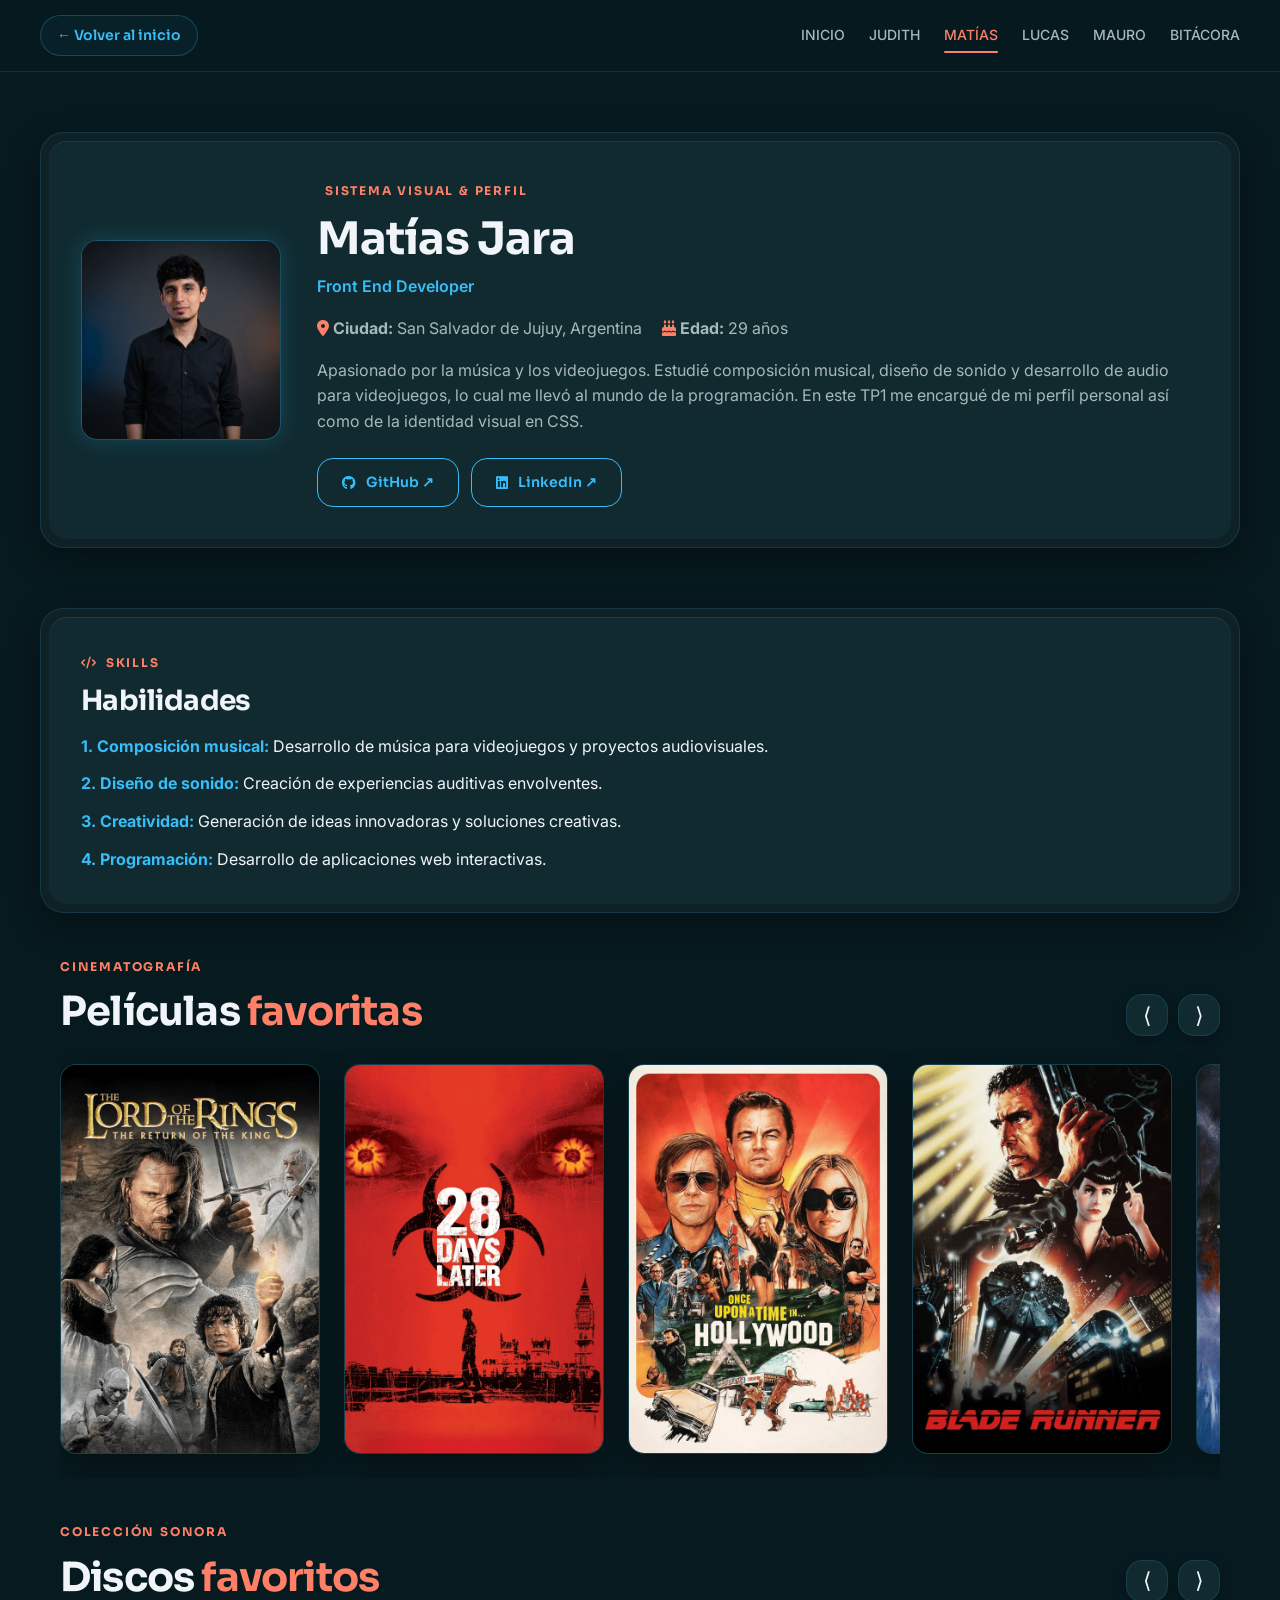
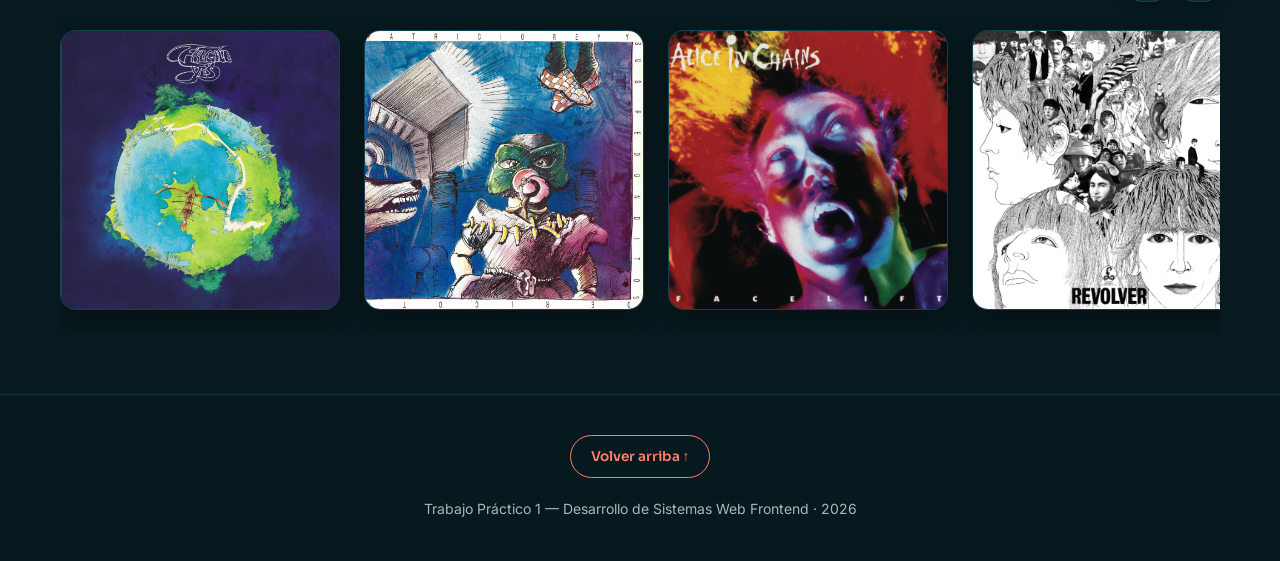
<file: matias.html>
<!DOCTYPE html>
<html lang="es">
<head>
    <meta charset="UTF-8">
    <meta name="viewport" content="width=device-width, initial-scale=1.0">
    <title>Perfil — Matías | TP1 Frontend</title>

    <!-- Favicon Oficial -->
    <link rel="icon" type="image/svg+xml" href="img/favicon.svg">

    <!-- Google Fonts preconnect & stylesheet links -->
    <link rel="preconnect" href="https://fonts.googleapis.com">
    <link rel="preconnect" href="https://fonts.gstatic.com" crossorigin>
    <link href="https://fonts.googleapis.com/css2?family=Inter:wght@300;400;500;600;700&family=Sora:wght@400;600;700;800&display=swap" rel="stylesheet">

    <!-- FontAwesome para íconos -->
    <link rel="stylesheet" href="https://cdnjs.cloudflare.com/ajax/libs/font-awesome/6.7.2/css/all.min.css">

    <!-- Estilos CSS: Base compartida + Estilos específicos del perfil -->
    <link rel="stylesheet" href="css/style.css">
</head>

<body>

    <!-- Navbar -->
    <nav class="navbar">
        <div class="container navbar-content">
            <a href="index.html" class="nav-back">← Volver al inicio</a>
            <div class="nav-links">
                 <a href="index.html">INICIO</a>
                <a href="judith.html">JUDITH</a>
                <a href="matias.html" class="active">MATÍAS</a>
                <a href="lucas.html">LUCAS</a>
                <a href="mauro.html">MAURO</a>
                <a href="bitacora.html">BITÁCORA</a>
            </div>
        </div>
    </nav>

    <!-- Contenido Principal -->
    <main class="container profile-main-content">
        <!-- Tarjeta Principal de Presentación -->
        <section class="profile-section-hero">
            <div class="double-bezel">
                <div class="double-bezel-inner profile-hero-layout">
                    <div class="member-avatar-slot profile-avatar-wrapper">
                        <img src="img/matias.png" alt="Avatar de Matias" class="member-avatar-img" onerror="this.style.display='none'; this.nextElementSibling.style.display='flex';">
                    </div>

                    <div class="profile-details">
                        <span class="eyebrow"><i></i>Sistema Visual & Perfil</span>
                        <h1 class="profile-name">Matías Jara</h1>
                        <p class="profile-role">Front End Developer</p>

                        <!-- Ciudad y Edad -->
                        <div class="profile-meta-info">
                            <p><strong><i class="fa-solid fa-location-dot text-accent"></i> Ciudad:</strong> San Salvador de Jujuy, Argentina</p>
                            <p><strong><i class="fa-solid fa-cake-candles text-accent"></i> Edad:</strong> 29 años</p>
                        </div>

                        <p class="profile-bio-text">
                            Apasionado por la música y los videojuegos. Estudié composición musical, diseño de sonido y desarrollo de audio para videojuegos, lo cual me llevó al mundo de la programación. En este TP1 me encargué de mi perfil personal así como de la identidad visual en CSS.
                        </p>
                        
                        <!-- Enlaces -->
                        <div class="profile-socials">
                            <a href="https://github.com/matijara11" class="btn btn-secondary" target="_blank" rel="noreferrer">
                                <i class="fa-brands fa-github"></i> GitHub ↗
                            </a>
                            <a href="https://www.linkedin.com/in/11-matias-jara/" class="btn btn-secondary" target="_blank" rel="noreferrer">
                                <i class="fa-brands fa-linkedin"></i> LinkedIn ↗
                            </a>
                        </div>
                    </div>
                </div>
            </div>
        </section>

        <!-- Sección: habilidades -->
        <section id="habilidades" class="profile-section">
            <div class="double-bezel">
                <div class="double-bezel-inner profile-hero-layout">
                    <div class="profile-details">
                        <span class="eyebrow"><i class="fa-solid fa-code"></i> Skills</span>
                        <h3 class="mb-3">Habilidades</h3>
                        <ul class="profile-list">
                            <li><strong class="text-blue">1. Composición musical:</strong> Desarrollo de música para videojuegos y proyectos audiovisuales.</li>
                            <li><strong class="text-blue">2. Diseño de sonido:</strong> Creación de experiencias auditivas envolventes.</li>
                            <li><strong class="text-blue">3. Creatividad:</strong> Generación de ideas innovadoras y soluciones creativas.</li>
                            <li><strong class="text-blue">4. Programación:</strong> Desarrollo de aplicaciones web interactivas.</li>
                        </ul>
                    </div>
                </div>
            </div>
        </section>

        <!-- Sección: Películas favoritas -->
        <section id="peliculas">
            <div class="section-header section-header-with-controls">
                <div>
                    <span class="eyebrow">Cinematografía</span>
                    <h2>Películas <span class="text-accent">favoritas</span></h2>
                </div>
                <div class="carousel-controls">
                    <button class="carousel-btn prev-btn" aria-label="Película anterior" type="button">⟨</button>
                    <button class="carousel-btn next-btn" aria-label="Siguiente película" type="button">⟩</button>
                </div>
            </div>

            <!-- Scroll Gallery Wrapper-->
            <div class="scroll-gallery-wrapper">
                <div class="scroll-gallery">

                    <!-- Película 1 -->
                    <article class="media-card movie-card" tabindex="0">
                        <img src="img/other/perfil-mati/pelicula-1.png" alt="Portada de la película El Señor de los Anillos: El Retorno del Rey" class="media-poster">
                        <div class="media-overlay">
                            <span class="media-tag">Fantasía / Épico</span>
                            <h3 class="media-overlay-title">El Señor de los Anillos: El Retorno del Rey</h3>
                            <div class="media-overlay-meta">Año 2003</div>
                            <p class="media-overlay-review">
                                Una obra maestra de la escala cinematográfica y la composición musical.
                            </p>
                        </div>
                    </article>

                    <!-- Película 2 -->
                    <article class="media-card movie-card" tabindex="0">
                        <img src="img/other/perfil-mati/pelicula-2.png" alt="Portada de la película 28 días después" class="media-poster">
                        <div class="media-overlay">
                            <span class="media-tag">Terror / Sci-Fi</span>
                            <h3 class="media-overlay-title">28 días después</h3>
                            <div class="media-overlay-meta">Año 2002</div>
                            <p class="media-overlay-review">
                                Innovadora dirección de fotografía y una atmósfera sonora impresionante.
                            </p>
                        </div>
                    </article>

                    <!-- Película 3 -->
                    <article class="media-card movie-card" tabindex="0">
                        <img src="img/other/perfil-mati/pelicula-3.png" alt="Portada de la película Había una vez en Hollywood" class="media-poster">
                        <div class="media-overlay">
                            <span class="media-tag">Drama / Comedia</span>
                            <h3 class="media-overlay-title">Había una vez en Hollywood</h3>
                            <div class="media-overlay-meta">Año 2019</div>
                            <p class="media-overlay-review">
                                Brillante reconstrucción de época y ritmo narrativo impecable.
                            </p>
                        </div>
                    </article>

                    <!-- Película 4 -->
                    <article class="media-card movie-card" tabindex="0">
                        <img src="img/other/perfil-mati/pelicula-4.png" alt="Portada de la película Blade Runner" class="media-poster">
                        <div class="media-overlay">
                            <span class="media-tag">Sci-Fi / Neo-Noir</span>
                            <h3 class="media-overlay-title">Blade Runner</h3>
                            <div class="media-overlay-meta">Año 1982</div>
                            <p class="media-overlay-review">
                                Referente absoluto en diseño conceptual, luz y música sintetizada.
                            </p>
                        </div>
                    </article>

                    <!-- Película 5 -->
                    <article class="media-card movie-card" tabindex="0">
                        <img src="img/other/perfil-mati/pelicula-5.png" alt="Portada de la película Star Wars V: El Imperio Contraataca" class="media-poster">
                        <div class="media-overlay">
                            <span class="media-tag">Sci-Fi / Aventura</span>
                            <h3 class="media-overlay-title">Star Wars: Episodio V — El Imperio Contraataca</h3>
                            <div class="media-overlay-meta">Año 1980</div>
                            <p class="media-overlay-review">
                                El desarrollo de personajes y la banda sonora más icónica de la saga.
                            </p>
                        </div>
                    </article>

                </div>
            </div>
        </section>

        <!-- Sección: Discos favoritos -->
        <section id="discos">
            <div class="section-header section-header-with-controls">
                <div>
                    <span class="eyebrow">Colección Sonora</span>
                    <h2>Discos <span class="text-accent">favoritos</span></h2>
                </div>
                <div class="carousel-controls">
                    <button class="carousel-btn prev-btn" aria-label="Disco anterior" type="button">⟨</button>
                    <button class="carousel-btn next-btn" aria-label="Siguiente disco" type="button">⟩</button>
                </div>
            </div>

            <div class="scroll-gallery-wrapper">
                <div class="scroll-gallery">

                    <!-- Disco 1 -->
                    <article class="media-card album-card" tabindex="0">
                        <img src="img/other/perfil-mati/disco-1.png" alt="Portada del disco Fragile" class="media-poster">
                        <div class="media-overlay">
                            <span class="media-tag">Rock Progresivo</span>
                            <h3 class="media-overlay-title">Fragile</h3>
                            <div class="media-overlay-artist">Yes</div>
                            <div class="media-overlay-meta">Año 1971</div>
                            <p class="media-overlay-review">
                                Complejidad instrumental y armonías únicas que definieron una época.
                            </p>
                        </div>
                    </article>

                    <!-- Disco 2 -->
                    <article class="media-card album-card" tabindex="0">
                        <img src="img/other/perfil-mati/disco-2.png" alt="Portada del disco Un Baión para el Ojo Idiota" class="media-poster">
                        <div class="media-overlay">
                            <span class="media-tag">Rock Nacional</span>
                            <h3 class="media-overlay-title">Un Baión para el Ojo Idiota</h3>
                            <div class="media-overlay-artist">Patricio Rey y sus Redonditos de Ricota</div>
                            <div class="media-overlay-meta">Año 1988</div>
                            <p class="media-overlay-review">
                                Un hito del rock argentino con lirismo, fuerza y sonido crudo.
                            </p>
                        </div>
                    </article>

                    <!-- Disco 3 -->
                    <article class="media-card album-card" tabindex="0">
                        <img src="img/other/perfil-mati/disco-3.png" alt="Portada del disco Facelift - Alice in Chains" class="media-poster">
                        <div class="media-overlay">
                            <span class="media-tag">Grunge / Alt Metal</span>
                            <h3 class="media-overlay-title">Facelift</h3>
                            <div class="media-overlay-artist">Alice in Chains</div>
                            <div class="media-overlay-meta">Año 1990</div>
                            <p class="media-overlay-review">
                                Guitarras pesadas y armonías vocales melancólicas inolvidables.
                            </p>
                        </div>
                    </article>

                    <!-- Disco 4 -->
                    <article class="media-card album-card" tabindex="0">
                        <img src="img/other/perfil-mati/disco-4.png" alt="Portada del disco Revolver - The Beatles" class="media-poster">
                        <div class="media-overlay">
                            <span class="media-tag">Rock Psicodélico</span>
                            <h3 class="media-overlay-title">Revolver</h3>
                            <div class="media-overlay-artist">The Beatles</div>
                            <div class="media-overlay-meta">Año 1966</div>
                            <p class="media-overlay-review">
                                La gran revolución de la experimentación en estudio de grabación.
                            </p>
                        </div>
                    </article>

                    <!-- Disco 5 -->
                    <article class="media-card album-card" tabindex="0">
                        <img src="img/other/perfil-mati/disco-5.png" alt="Portada del disco Eye in the Sky" class="media-poster">
                        <div class="media-overlay">
                            <span class="media-tag">Art Rock / Pop Rock</span>
                            <h3 class="media-overlay-title">Eye in the Sky</h3>
                            <div class="media-overlay-artist">The Alan Parsons Project</div>
                            <div class="media-overlay-meta">Año 1982</div>
                            <p class="media-overlay-review">
                                Producción impecable y paisajes sonoros futuristas sensacionales.
                            </p>
                        </div>
                    </article>

                    <!-- Disco 6 -->
                    <article class="media-card album-card" tabindex="0">
                        <img src="img/other/perfil-mati/disco-6.png" alt="Portada del disco Películas" class="media-poster">
                        <div class="media-overlay">
                            <span class="media-tag">Rock Progresivo / Fusión</span>
                            <h3 class="media-overlay-title">Películas</h3>
                            <div class="media-overlay-artist">La Máquina de Hacer Pájaros</div>
                            <div class="media-overlay-meta">Año 1977</div>
                            <p class="media-overlay-review">
                                Una joya del rock progresivo lleno de metáforas hechas crítica social.
                            </p>
                        </div>
                    </article>

                    <!-- Disco 7 -->
                    <article class="media-card album-card" tabindex="0">
                        <img src="img/other/perfil-mati/disco-7.png" alt="Portada del disco El Jardín de los Presentes" class="media-poster">
                        <div class="media-overlay">
                            <span class="media-tag">Rock Progresivo / Fusión</span>
                            <h3 class="media-overlay-title">El Jardín de los Presentes</h3>
                            <div class="media-overlay-artist">Invisible</div>
                            <div class="media-overlay-meta">Año 1976</div>
                            <p class="media-overlay-review">
                                Obra maestra que fusiona la poesía del rock con la melancolía del tango.
                            </p>
                        </div>
                    </article>
                </div>
            </div>
        </section>

    </main>

    <!-- Footer Compartido con botón de volver arriba -->
    <footer>
        <div class="container footer-content">
            <a href="#top" class="btn-top">Volver arriba ↑</a>
            <p class="footer-credits">
                Trabajo Práctico 1 — Desarrollo de Sistemas Web Frontend · 2026
            </p>
        </div>
    </footer>

    <!-- Scripts de Interacción: General + Específico de Matías -->
    <script src="js/script.js"></script>
</body>
</html>
</file>
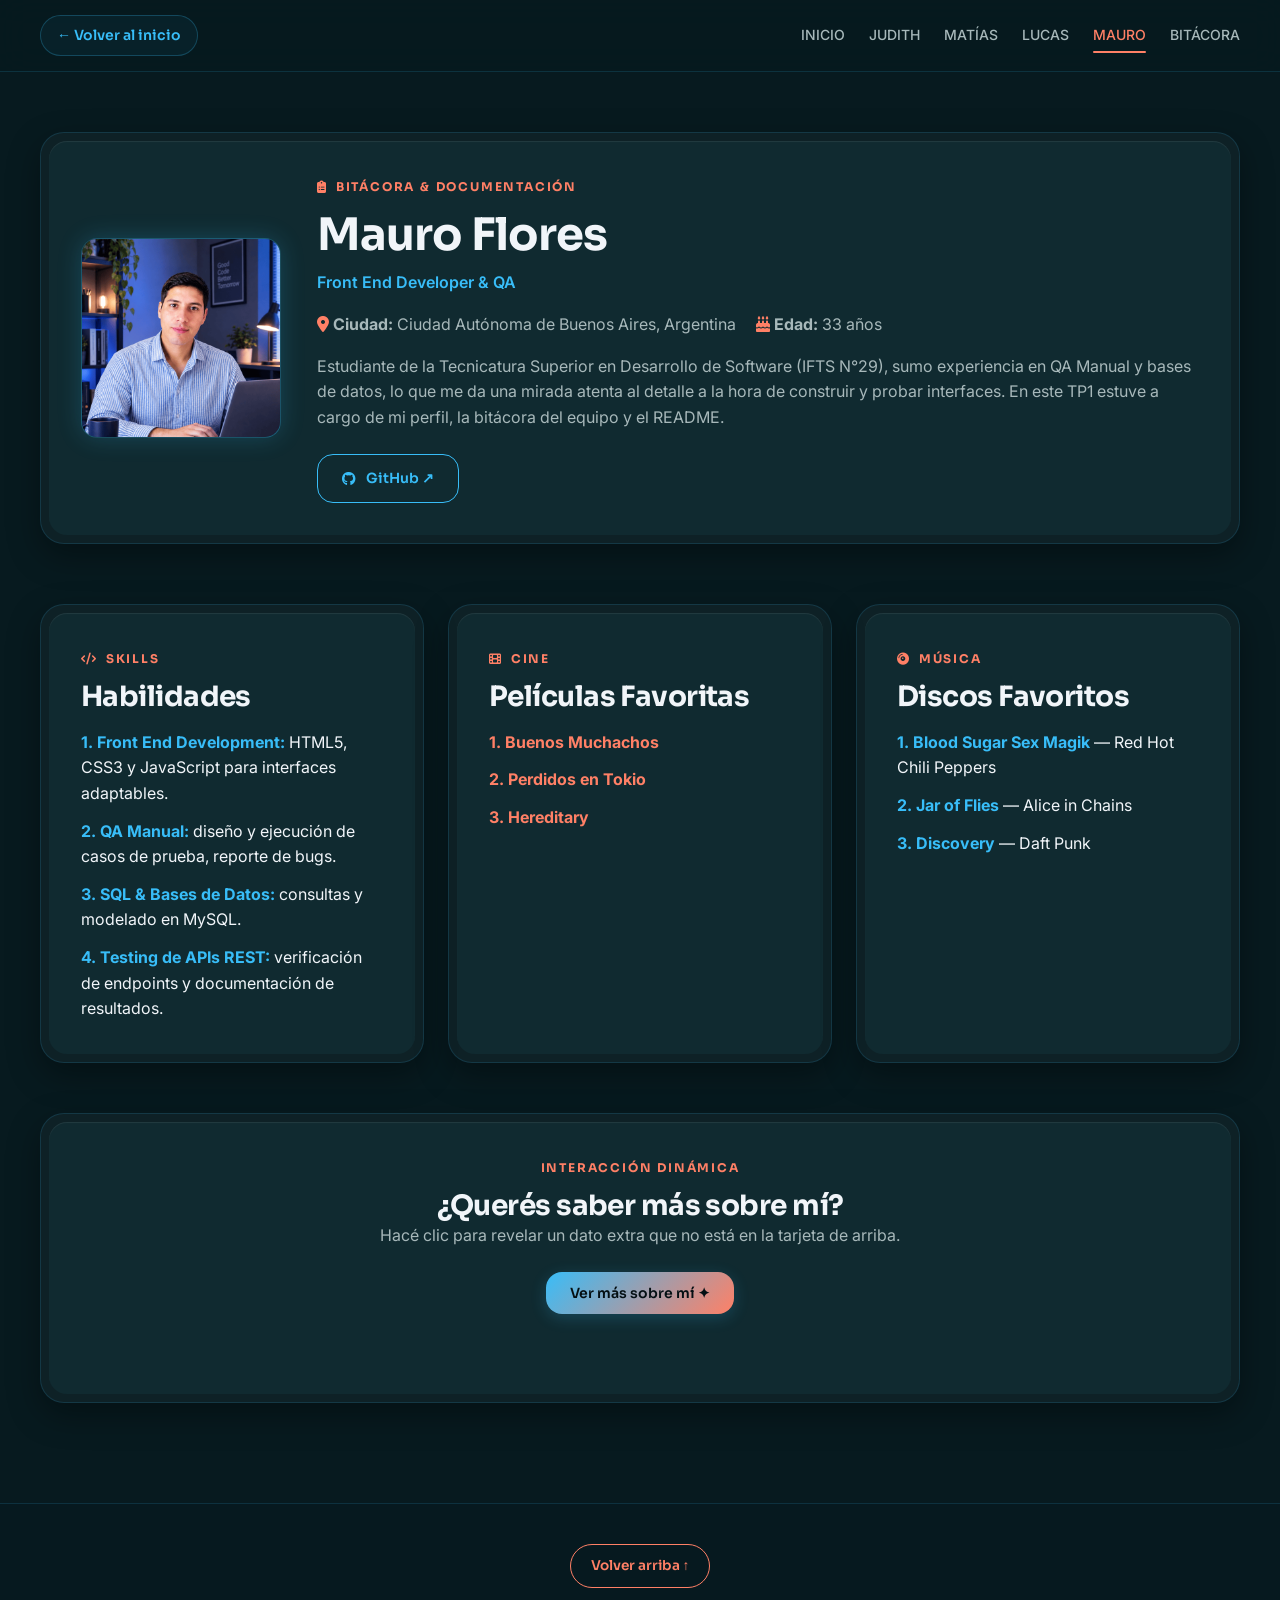
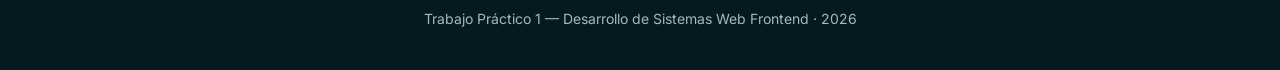
<file: mauro.html>
<!DOCTYPE html>
<html lang="es">
<head>
    <meta charset="UTF-8">
    <meta name="viewport" content="width=device-width, initial-scale=1.0">
    <title>Perfil | Mauro Flores — DevTeam TP1</title>

    <!-- Favicon Oficial -->
    <link rel="icon" type="image/svg+xml" href="img/favicon.svg">

    <!-- Google Fonts del equipo -->
    <link rel="preconnect" href="https://fonts.googleapis.com">
    <link rel="preconnect" href="https://fonts.gstatic.com" crossorigin>
    <link href="https://fonts.googleapis.com/css2?family=Inter:wght@300;400;500;600;700&family=Sora:wght@400;600;700;800&display=swap" rel="stylesheet">

    <!-- FontAwesome para íconos -->
    <link rel="stylesheet" href="https://cdnjs.cloudflare.com/ajax/libs/font-awesome/6.7.2/css/all.min.css">

    <!-- CSS compartido del equipo -->
    <link rel="stylesheet" href="css/style.css">
</head>
<body id="top">

    <!-- Navbar Compartida -->
    <nav class="navbar">
        <div class="container navbar-content">
            <a href="index.html" class="nav-back">← Volver al inicio</a>
            <div class="nav-links">
                <a href="index.html">INICIO</a>
                <a href="judith.html">JUDITH</a>
                <a href="matias.html">MATÍAS</a>
                <a href="lucas.html">LUCAS</a>
                <a href="mauro.html" class="active">MAURO</a>
                <a href="bitacora.html">BITÁCORA</a>
            </div>
        </div>
    </nav>

    <main class="container profile-main-content">

        <!-- 1. Tarjeta Principal de Presentación (Double-Bezel) -->
        <section class="profile-section-hero">
            <div class="double-bezel">
                <div class="double-bezel-inner profile-hero-layout">
                    <div class="member-avatar-slot profile-avatar-wrapper">
                        <img src="img/mauro.png" alt="Avatar de Mauro" class="member-avatar-img" onerror="this.style.display='none'; this.nextElementSibling.style.display='flex';">
                    </div>

                    <div class="profile-details">
                        <span class="eyebrow"><i class="fa-solid fa-clipboard-list"></i> Bitácora & Documentación</span>
                        <h1 class="profile-name">Mauro Flores</h1>
                        <p class="profile-role">Front End Developer & QA</p>

                        <!-- Datos obligatorios por consigna: Ciudad y Edad -->
                        <div class="profile-meta-info">
                            <p><strong><i class="fa-solid fa-location-dot text-accent"></i> Ciudad:</strong> Ciudad Autónoma de Buenos Aires, Argentina</p>
                            <p><strong><i class="fa-solid fa-cake-candles text-accent"></i> Edad:</strong> 33 años</p>
                        </div>

                        <p class="profile-bio-text">
                            Estudiante de la Tecnicatura Superior en Desarrollo de Software (IFTS N°29), sumo experiencia en QA Manual y bases de datos, lo que me da una mirada atenta al detalle a la hora de construir y probar interfaces. En este TP1 estuve a cargo de mi perfil, la bitácora del equipo y el README.
                        </p>

                        <div class="profile-socials">
                            <a href="https://github.com/floresmauroezequiel1992-beep" class="btn btn-secondary" target="_blank" rel="noreferrer">
                                <i class="fa-brands fa-github"></i> GitHub ↗
                            </a>
                        </div>
                    </div>
                </div>
            </div>
        </section>

        <!-- 2. Requisitos de Consigna: Habilidades, Películas y Discos -->
        <section class="profile-section">
            <div class="team-grid profile-cards-grid">

                <!-- 4 Habilidades Obligatorias -->
                <article class="double-bezel">
                    <div class="double-bezel-inner h-100">
                        <span class="eyebrow"><i class="fa-solid fa-code"></i> Skills</span>
                        <h3 class="mb-3">Habilidades</h3>
                        <ul class="profile-list">
                            <li><strong class="text-blue">1. Front End Development:</strong> HTML5, CSS3 y JavaScript para interfaces adaptables.</li>
                            <li><strong class="text-blue">2. QA Manual:</strong> diseño y ejecución de casos de prueba, reporte de bugs.</li>
                            <li><strong class="text-blue">3. SQL & Bases de Datos:</strong> consultas y modelado en MySQL.</li>
                            <li><strong class="text-blue">4. Testing de APIs REST:</strong> verificación de endpoints y documentación de resultados.</li>
                        </ul>
                    </div>
                </article>

                <!-- 3 Películas Favoritas Obligatorias -->
                <article class="double-bezel">
                    <div class="double-bezel-inner h-100">
                        <span class="eyebrow"><i class="fa-solid fa-film"></i> Cine</span>
                        <h3 class="mb-3">Películas Favoritas</h3>
                        <ul class="profile-list">
                            <li><strong class="text-accent">1. Buenos Muchachos</strong></li>
                            <li><strong class="text-accent">2. Perdidos en Tokio</strong></li>
                            <li><strong class="text-accent">3. Hereditary</strong></li>
                        </ul>
                    </div>
                </article>

                <!-- 3 Discos Favoritos Obligatorios -->
                <article class="double-bezel">
                    <div class="double-bezel-inner h-100">
                        <span class="eyebrow"><i class="fa-solid fa-compact-disc"></i> Música</span>
                        <h3 class="mb-3">Discos Favoritos</h3>
                        <ul class="profile-list">
                            <li><strong class="text-blue">1. Blood Sugar Sex Magik</strong> — Red Hot Chili Peppers</li>
                            <li><strong class="text-blue">2. Jar of Flies</strong> — Alice in Chains</li>
                            <li><strong class="text-blue">3. Discovery</strong> — Daft Punk</li>
                        </ul>
                    </div>
                </article>

            </div>
        </section>

        <!-- 3. Interacción Dinámica con JavaScript (Requisito Propio del Perfil) -->
        <section class="profile-section-dynamic">
            <div class="double-bezel">
                <div class="double-bezel-inner text-center">
                    <span class="eyebrow">Interacción Dinámica</span>
                    <h3>¿Querés saber más sobre mí?</h3>
                    <p class="profile-bio-text">Hacé clic para revelar un dato extra que no está en la tarjeta de arriba.</p>

                    <button id="btn-mauro-more" class="btn btn-primary" type="button">
                        Ver más sobre mí ✦
                    </button>

                    <div id="mauro-more-display" class="dynamic-display" aria-live="polite"></div>
                </div>
            </div>
        </section>

    </main>

    <!-- Footer Compartido con botón de volver arriba -->
    <footer>
        <div class="container footer-content">
            <a href="#top" class="btn-top">Volver arriba ↑</a>
            <p class="footer-credits">
                Trabajo Práctico 1 — Desarrollo de Sistemas Web Frontend · 2026
            </p>
        </div>
    </footer>

    <script src="js/script.js"></script>
</body>
</html>
</file>
<file: css/style.css>
/* --------------------------------------------------------------------------
   1. Variables globales (:root) — Tokens compartidos para todo el equipo
   -------------------------------------------------------------------------- */
:root {
    /* Paleta de colores principal */
    --color-bg: #071A1F;
    --color-surface: #102A30;
    --color-surface-hover: #163840;
    --color-blue: #38BDF8;
    --color-coral: #FF8066;
    --color-text: #F1F5F9;
    --color-text-secondary: #A7B8BA;
    --color-blue-dark: #164E63;
    --color-coral-dark: #C95F50;

    /* Acentos & sombras */
    --color-border: rgba(56, 189, 248, 0.15);
    --color-border-subtle: rgba(241, 245, 249, 0.08);
    --shadow-glow-blue: 0 0 25px rgba(56, 189, 248, 0.2);
    --shadow-glow-coral: 0 0 25px rgba(255, 128, 102, 0.25);
    --shadow-card: 0 12px 32px rgba(0, 0, 0, 0.35);

    /* Tipografia */
    --font-title: 'Sora', sans-serif;
    --font-body: 'Inter', sans-serif;

    /* Bordes y esquinas */
    --radius-small: 8px;
    --radius-medium: 16px;
    --radius-large: 24px;
    --radius-pill: 9999px;

    /* Transiciones */
    --transition-fast: 200ms ease;
    --transition-normal: 300ms cubic-bezier(0.16, 1, 0.3, 1);
    --transition-slow: 500ms cubic-bezier(0.16, 1, 0.3, 1);

    /* Dimensiones */
    --max-width: 1200px;
    --navbar-height: 72px;
}

/* --------------------------------------------------------------------------
   2. Reset & Estilos Base
   -------------------------------------------------------------------------- */
*, *::before, *::after {
    margin: 0;
    padding: 0;
    box-sizing: border-box;
}

html {
    scroll-behavior: smooth;
    scroll-padding-top: var(--navbar-height);
    overflow-x: hidden;
}

body {
    background-color: var(--color-bg);
    color: var(--color-text);
    font-family: var(--font-body);
    font-size: 16px;
    line-height: 1.6;
    -webkit-font-smoothing: antialiased;
    -moz-osx-font-smoothing: grayscale;
    overflow-x: hidden;
    min-height: 100dvh;
}

/* Seleccion de texto */
::selection {
    background-color: var(--color-blue);
    color: var(--color-bg);
}

img {
    max-width: 100%;
    height: auto;
}

/* Contenedor principal responsive */
.container {
    width: min(90%, var(--max-width));
    margin: 0 auto;
}

/* --------------------------------------------------------------------------
   3. Tipografia & Jerarquia Compartida
   -------------------------------------------------------------------------- */
h1, h2, h3, h4, h5, h6 {
    font-family: var(--font-title);
    color: var(--color-text);
    line-height: 1.2;
    font-weight: 700;
    letter-spacing: -0.02em;
}

h1 {
    font-size: clamp(2.25rem, 5vw, 3.75rem);
}

h2 {
    font-size: clamp(1.75rem, 3.5vw, 2.5rem);
}

h3 {
    font-size: clamp(1.25rem, 2.5vw, 1.75rem);
}

p {
    color: var(--color-text-secondary);
}

a {
    color: inherit;
    text-decoration: none;
}

.text-accent {
    color: var(--color-coral);
}

.text-blue {
    color: var(--color-blue);
}

/* Etiquetas destacadas (Eyebrow / Badges) */
.eyebrow {
    display: inline-flex;
    align-items: center;
    gap: 8px;
    font-family: var(--font-title);
    font-size: 0.75rem;
    font-weight: 700;
    text-transform: uppercase;
    letter-spacing: 0.15em;
    color: var(--color-coral);
    margin-bottom: 12px;
}

/* --------------------------------------------------------------------------
   4. Componente Navbar (Sticky & Glass)
   -------------------------------------------------------------------------- */
.navbar {
    position: sticky;
    top: 0;
    z-index: 100;
    height: var(--navbar-height);
    background-color: rgba(7, 26, 31, 0.85);
    backdrop-filter: blur(16px);
    -webkit-backdrop-filter: blur(16px);
    border-bottom: 1px solid var(--color-border);
    transition: background-color var(--transition-fast);
}

.navbar-content {
    display: flex;
    align-items: center;
    justify-content: space-between;
    height: 100%;
}

.nav-brand {
    font-family: var(--font-title);
    font-weight: 700;
    font-size: 1.1rem;
    color: var(--color-text);
}

.nav-back {
    display: inline-flex;
    align-items: center;
    gap: 8px;
    font-family: var(--font-title);
    font-size: 0.875rem;
    font-weight: 600;
    color: var(--color-blue);
    padding: 8px 16px;
    border-radius: var(--radius-pill);
    border: 1px solid rgba(56, 189, 248, 0.25);
    background-color: rgba(56, 189, 248, 0.05);
    transition: all var(--transition-fast);
}

.nav-back:hover {
    background-color: var(--color-blue-dark);
    color: var(--color-text);
    border-color: var(--color-blue);
    transform: translateX(-3px);
}

.nav-links {
    display: flex;
    align-items: center;
    gap: 24px;
    list-style: none;
}

.nav-links a {
    font-family: var(--font-body);
    font-size: 0.875rem;
    font-weight: 500;
    color: var(--color-text-secondary);
    transition: color var(--transition-fast);
    position: relative;
    padding: 4px 0;
}

.nav-links a:hover,
.nav-links a.active {
    color: var(--color-coral);
}

.nav-links a::after {
    content: '';
    position: absolute;
    bottom: -2px;
    left: 0;
    width: 0%;
    height: 2px;
    background-color: var(--color-coral);
    border-radius: 2px;
    transition: width var(--transition-fast);
}

.nav-links a:hover::after,
.nav-links a.active::after {
    width: 100%;
}

/* --------------------------------------------------------------------------
   5. Botones (CTA Architecture)
   -------------------------------------------------------------------------- */
.btn {
    display: inline-flex;
    align-items: center;
    justify-content: center;
    gap: 10px;
    padding: 12px 24px;
    border-radius: var(--radius-medium);
    font-family: var(--font-title);
    font-size: 0.875rem;
    font-weight: 600;
    cursor: pointer;
    border: none;
    outline: none;
    transition: transform var(--transition-fast), box-shadow var(--transition-fast), background var(--transition-fast);
}

.btn-primary {
    background: linear-gradient(135deg, var(--color-blue), var(--color-coral));
    color: #040F13;
    box-shadow: 0 4px 16px rgba(56, 189, 248, 0.2);
}

.btn-primary:hover {
    transform: translateY(-2px);
    box-shadow: var(--shadow-glow-coral);
}

.btn-secondary {
    background: transparent;
    color: var(--color-blue);
    border: 1px solid var(--color-blue);
}

.btn-secondary:hover {
    background-color: var(--color-blue-dark);
    color: var(--color-text);
}

.btn-full {
    width: 100%;
}

/* --------------------------------------------------------------------------
   6. Secciones Generales & Double-Bezel Cards
   -------------------------------------------------------------------------- */
section {
    padding: 20px;
    position: relative;
}

.section-header {
    margin-bottom: 10px;
}

.section-header-center {
    text-align: center;
}

.section-header h2 span {
    color: var(--color-coral);
}

/* Hero en Portada */
.hero-section {
    text-align: center;
    padding: 90px 0 50px 0;
}

.hero-title {
    margin-bottom: 20px;
}

.hero-description {
    max-width: 680px;
    margin: 0 auto 36px auto;
    font-size: 1.1rem;
}

.hero-actions {
    display: flex;
    gap: 16px;
    justify-content: center;
    flex-wrap: wrap;
}

/* Arquitectura "Double-Bezel" para contenedores premium */
.double-bezel {
    background-color: rgba(255, 255, 255, 0.03);
    border: 1px solid var(--color-border);
    border-radius: var(--radius-large);
    padding: 8px;
    box-shadow: var(--shadow-card);
    transition: border-color var(--transition-normal);
}

.double-bezel-inner {
    background-color: var(--color-surface);
    border-radius: calc(var(--radius-large) - 6px);
    padding: 32px;
    box-shadow: inset 0 1px 1px rgba(255, 255, 255, 0.08);
}

/* --------------------------------------------------------------------------
   7. Tarjetas de Integrantes (Reutilizable en Portada / Equipo)
   -------------------------------------------------------------------------- */
.team-grid {
    display: grid;
    grid-template-columns: repeat(auto-fit, minmax(250px, 1fr));
    gap: 24px;
}

.member-card-content {
    display: flex;
    flex-direction: column;
    align-items: center;
    text-align: center;
    padding: 24px 20px;
    gap: 16px;
}

.member-avatar-slot {
    width: 100%;
    aspect-ratio: 1 / 1;
    max-width: 180px;
    border-radius: var(--radius-medium);
    overflow: hidden;
    background: linear-gradient(135deg, var(--color-surface-hover), var(--color-blue-dark));
    border: 1px solid var(--color-border);
    display: flex;
    flex-direction: column;
    align-items: center;
    justify-content: center;
    gap: 8px;
    box-shadow: var(--shadow-glow-blue);
    transition: transform var(--transition-normal), border-color var(--transition-normal);
}

.member-avatar-slot:hover {
    transform: scale(1.03);
    border-color: var(--color-coral);
}

.member-avatar-img {
    width: 100%;
    height: 100%;
    object-fit: cover;
    object-position: center;
    display: block;
}

.member-avatar-icon {
    font-size: 2.2rem;
    color: var(--color-blue);
}

.member-avatar-label {
    font-family: var(--font-title);
    font-size: 0.75rem;
    font-weight: 600;
    color: var(--color-text-secondary);
}

.member-name {
    font-size: 1.35rem;
    margin-bottom: 4px;
}

.member-role {
    font-size: 0.85rem;
    color: var(--color-text-secondary);
}

/* --------------------------------------------------------------------------
   8. Footer Compartido
   -------------------------------------------------------------------------- */
footer {
    border-top: 1px solid var(--color-border);
    background-color: rgba(7, 26, 31, 0.95);
    padding: 40px 0;
    margin-top: 40px;
}

.footer-content {
    display: flex;
    flex-direction: column;
    align-items: center;
    justify-content: center;
    gap: 20px;
    text-align: center;
}

.btn-top {
    display: inline-flex;
    align-items: center;
    gap: 8px;
    font-family: var(--font-title);
    font-size: 0.85rem;
    font-weight: 600;
    color: var(--color-coral);
    padding: 10px 20px;
    border-radius: var(--radius-pill);
    border: 1px solid var(--color-coral);
    background-color: transparent;
    transition: all var(--transition-fast);
    cursor: pointer;
}

.btn-top:hover {
    background-color: var(--color-coral-dark);
    color: var(--color-text);
    transform: translateY(-3px);
}

.footer-credits {
    font-size: 0.875rem;
    color: var(--color-text-secondary);
}

/* Judith: --- Complemento: Resultado dinámico JS en Portada --- */
.spotlight-box {
    display: flex;
    align-items: center;
    gap: 20px;
    background: var(--color-surface-hover);
    border: 1px solid var(--color-border);
    border-radius: var(--radius-medium);
    padding: 20px;
    max-width: 620px;
    margin: 0 auto;
    text-align: left;
    box-shadow: var(--shadow-glow-blue);
    animation: fadeIn 300ms ease;
}

.spotlight-box-img {
    width: 72px;
    height: 72px;
    border-radius: var(--radius-small);
    object-fit: cover;
    border: 1px solid var(--color-blue);
    flex-shrink: 0;
}

@keyframes fadeIn {
    from { opacity: 0; transform: translateY(8px); }
    to { opacity: 1; transform: translateY(0); }
}

@media (max-width: 600px) {
    .spotlight-box {
        flex-direction: column;
        text-align: center;
    }
}

/* --------------------------------------------------------------------------
   9. Breakpoints Generales (400px, 900px, 1200px)
   -------------------------------------------------------------------------- */

/* Desktop Amplio (>= 1200px) */
@media (min-width: 1200px) {
    .container {
        width: 1200px;
    }
}

/* Tablet / Movil Grande (<= 900px) */
@media (max-width: 900px) {
    section {
        padding: 60px 0;
    }

    .hero-section {
        padding: 60px 0 36px 0;
    }

    .nav-links {
        gap: 16px;
    }
}

/* Movil Pequeño (<= 400px) */
@media (max-width: 400px) {
    :root {
        --navbar-height: 64px;
    }

    body {
        font-size: 15px;
    }

    section {
        padding: 44px 0;
    }

    .hero-section {
        padding: 44px 0 24px 0;
    }

    .container {
        width: 92%;
    }

    .nav-back {
        padding: 6px 12px;
        font-size: 0.78rem;
    }

    .nav-links {
        gap: 8px;
    }

    .nav-links a {
        font-size: 0.75rem;
    }

    .double-bezel-inner {
        padding: 20px 16px;
    }
}

/* --------------------------------------------------------------------------
   10. Componentes Compartidos de Perfiles (Layout Global)
   -------------------------------------------------------------------------- */
.profile-section-hero {
    padding: 20px 0 40px 0;
}

.profile-section {
    padding: 20px 0;
}

.profile-section-dynamic {
    padding: 30px 0 60px 0;
}

.profile-hero-layout {
    display: flex;
    flex-wrap: wrap;
    gap: 36px;
    align-items: center;
}

.profile-avatar-wrapper {
    max-width: 200px;
    margin: 0 auto;
}

.profile-details {
    flex: 1;
    min-width: 280px;
}

.profile-name {
    font-size: clamp(2rem, 4vw, 2.8rem);
    margin-bottom: 8px;
}

.profile-role {
    color: var(--color-blue);
    font-weight: 600;
    margin-bottom: 16px;
}

.profile-meta-info {
    display: flex;
    gap: 20px;
    flex-wrap: wrap;
    margin-bottom: 16px;
}

.profile-bio-text {
    margin-bottom: 24px;
}

.profile-socials {
    display: flex;
    gap: 12px;
    flex-wrap: wrap;
}

.profile-list {
    list-style: none;
    display: flex;
    flex-direction: column;
    gap: 12px;
}

/* Utilidades generales */
.h-100 { height: 100%; }
.text-center { text-align: center; }
.mb-3 { margin-bottom: 16px; }
.mb-4 { margin-bottom: 24px; }

.dynamic-display {
    margin-top: 20px;
    font-weight: 500;
    min-height: 28px;
    color: var(--color-coral);
}

.profile-main-content {
    padding-top: 40px;
}

.profile-cards-grid {
    grid-template-columns: repeat(auto-fit, minmax(280px, 1fr));
}

.mt-2 { margin-top: 10px; }
.mt-4 { margin-top: 24px; }
.mb-2 { margin-bottom: 12px; }
.pb-2 { padding-bottom: 20px; }
.d-none { display: none; }

/* Estilos de la tarjeta dinámica de portada (Spotlight) */
.spotlight-title {
    font-size: 1.2rem;
    color: var(--color-coral);
    margin-bottom: 4px;
}
.spotlight-role {
    font-size: 0.85rem;
    color: var(--color-blue);
    margin-bottom: 8px;
    font-weight: 600;
}
.spotlight-desc {
    font-size: 0.9rem;
    margin-bottom: 12px;
}
.spotlight-btn {
    padding: 6px 14px;
    font-size: 0.8rem;
}

/* ========================================================================= 
                    ESTILOS ESPECÍFICOS — PERFIL MATI
   ========================================================================= */

/* Galerías de Scroll Horizontal (Películas & Discos) */
.scroll-gallery-wrapper {
    position: relative;
    width: 100%;
}

.scroll-gallery {
    display: flex;
    gap: 24px;
    overflow-x: auto;
    overflow-y: hidden;
    scroll-snap-type: x mandatory;
    scroll-behavior: smooth;
    padding: 12px 4px 24px 4px;
    -webkit-overflow-scrolling: touch;
    
    /* Ocultar barra de scroll  */
    scrollbar-width: none;
}

.scroll-gallery::-webkit-scrollbar {
    display: none;
}

/* Tarjeta base de película / disco */
.media-card {
    flex: 0 0 260px;
    width: 260px;
    min-width: 260px;
    flex-shrink: 0;
    scroll-snap-align: start;
    position: relative;
    border-radius: var(--radius-medium);
    background-color: var(--color-surface);
    border: 1px solid var(--color-border);
    overflow: hidden;
    box-shadow: var(--shadow-card);
    transition: transform var(--transition-normal), border-color var(--transition-normal), box-shadow var(--transition-normal);
    cursor: pointer;
}

.media-card:hover,
.media-card.is-active {
    transform: translateY(-6px);
    border-color: var(--color-coral);
    box-shadow: var(--shadow-glow-coral);
}

/* Proporciones de tarjetas */
.media-card.movie-card {
    aspect-ratio: 2 / 3;
}

.media-card.album-card {
    aspect-ratio: 1 / 1;
    flex: 0 0 280px;
    width: 280px;
    min-width: 280px;
    flex-shrink: 0;
}

.media-poster {
    width: 100%;
    height: 100%;
    object-fit: cover;
    display: block;
    transition: transform var(--transition-slow);
}

.media-card:hover .media-poster,
.media-card.is-active .media-poster {
    transform: scale(1.25);
}

/* Cabecera de sección con controles de carrusel integrados */
.section-header-with-controls {
    display: flex;
    justify-content: space-between;
    align-items: flex-end;
    gap: 16px;
    margin-bottom: 16px;
}

.carousel-controls {
    display: flex;
    align-items: center;
    gap: 10px;
    flex-shrink: 0;
}

/* Botones de navegación del carrusel */
.carousel-btn {
    width: 42px;
    height: 42px;
    border-radius: var(--radius-medium);
    background-color: var(--color-surface);
    border: 1px solid var(--color-border);
    color: var(--color-text);
    font-size: 1.4rem;
    font-family: inherit;
    line-height: 1;
    cursor: pointer;
    display: inline-flex;
    align-items: center;
    justify-content: center;
    transition: all var(--transition-fast);
    box-shadow: 0 4px 12px rgba(0, 0, 0, 0.25);
    user-select: none;
}

.carousel-btn:hover {
    background-color: var(--color-surface-hover);
    border-color: var(--color-coral);
    color: var(--color-coral);
    transform: translateY(-2px);
    box-shadow: var(--shadow-glow-coral);
}

.carousel-btn:active {
    transform: translateY(0);
}


/* Overlay interactivo (Hover / Tap info) */
.media-overlay {
    position: absolute;
    inset: 0;
    background: linear-gradient(to top, rgba(7, 26, 31, 0.96) 0%, rgba(7, 26, 31, 0.85) 50%, rgba(7, 26, 31, 0.4) 100%);
    backdrop-filter: blur(6px);
    -webkit-backdrop-filter: blur(6px);
    padding: 20px;
    display: flex;
    flex-direction: column;
    justify-content: flex-start;
    overflow-y: auto;
    scrollbar-width: none;
    -webkit-overflow-scrolling: touch;
    opacity: 0;
    transition: opacity var(--transition-normal);
}

.media-overlay::-webkit-scrollbar {
    display: none;
}

.media-overlay > :first-child {
    margin-top: auto;
}

.media-card:hover .media-overlay,
.media-card.is-active .media-overlay {
    opacity: 1;
}

.media-tag {
    font-family: var(--font-title);
    font-size: 0.7rem;
    font-weight: 700;
    text-transform: uppercase;
    letter-spacing: 0.12em;
    color: var(--color-coral);
    margin-bottom: 6px;
}

.media-overlay-title {
    font-size: 1.15rem;
    font-weight: 700;
    color: var(--color-text);
    line-height: 1.25;
    margin-bottom: 4px;
}

.media-overlay-artist {
    font-size: 0.9rem;
    font-weight: 600;
    color: var(--color-blue);
    margin-bottom: 8px;
}

.media-overlay-meta {
    font-size: 0.8rem;
    color: var(--color-text-secondary);
    margin-bottom: 12px;
}

.media-overlay-review {
    font-size: 0.85rem;
    line-height: 1.45;
    color: #D1D5DB;
    border-top: 1px solid rgba(241, 245, 249, 0.15);
    padding-top: 10px;
}

/* Optimizacion de tipografia y espaciado para tarjetas cuadradas de discos */
.album-card .media-overlay {
    padding: 16px 14px;
}

.album-card .media-tag {
    font-size: 0.65rem;
    margin-bottom: 2px;
}

.album-card .media-overlay-title {
    font-size: 1rem;
    line-height: 1.2;
    margin-bottom: 2px;
}

.album-card .media-overlay-artist {
    font-size: 0.82rem;
    margin-bottom: 2px;
}

.album-card .media-overlay-meta {
    font-size: 0.75rem;
    margin-bottom: 6px;
}

.album-card .media-overlay-review {
    font-size: 0.78rem;
    line-height: 1.35;
    padding-top: 6px;
}

/* --------------------------------------------------------------------------
   11. Diseno Adaptativo Global (Responsive Design)
       Breakpoints obligatorios por consigna: 1200px, 900px y 400px
   -------------------------------------------------------------------------- */

/* Breakpoint 1: max-width 1200px (Desktop medio / Laptop) */
@media (max-width: 1200px) {
    .container {
        width: min(92%, var(--max-width));
    }


    .team-grid {
        grid-template-columns: repeat(auto-fit, minmax(220px, 1fr));
        gap: 20px;
    }
}

/* Breakpoint 2: max-width 900px (Tablets y pantallas intermedias) */
@media (max-width: 900px) {
    :root {
        --navbar-height: auto;
    }

    /* Navbar adaptada */
    .navbar {
        position: sticky;
        height: auto;
        padding: 12px 0;
    }

    .navbar-content {
        flex-direction: column;
        gap: 12px;
        text-align: center;
    }

    .nav-links {
        gap: 12px 18px;
        flex-wrap: wrap;
        justify-content: center;
    }

    /* Hero general y portada */
    .hero-section {
        padding: 40px 0 24px 0;
    }

    .hero-title {
        font-size: clamp(1.8rem, 4.5vw, 2.5rem);
    }

    .hero-description {
        font-size: 1rem;
        padding: 0 8px;
    }

    /* Grilla de integrantes en 2 columnas */
    .team-grid {
        grid-template-columns: repeat(2, 1fr);
        gap: 20px;
    }

    /* Tarjetas de doble reborde */
    .double-bezel-inner {
        padding: 24px;
    }

    /* Seccion Hero de perfiles */
    .profile-hero-layout {
        flex-direction: column;
        text-align: center;
        gap: 24px;
    }

    .profile-avatar-wrapper {
        max-width: 170px;
        margin: 0 auto;
    }

    .profile-details {
        min-width: 100%;
    }

    .profile-meta-info {
        justify-content: center;
    }

    .profile-socials {
        justify-content: center;
    }

    /* Carrusel de peliculas y discos */
    .media-card {
        flex: 0 0 220px;
        width: 220px;
        min-width: 220px;
    }

    .media-card.album-card {
        flex: 0 0 250px;
        width: 250px;
        min-width: 250px;
    }

    .album-card .media-overlay {
        padding: 14px 12px;
    }

    .album-card .media-overlay-title {
        font-size: 0.95rem;
    }

    .album-card .media-overlay-review {
        font-size: 0.76rem;
        line-height: 1.3;
    }

    .carousel-btn {
        width: 38px;
        height: 38px;
        font-size: 1.25rem;
    }
}

/* Breakpoint 3: max-width 400px (Mobile / Smartphones compactos) */
@media (max-width: 400px) {
    .container {
        width: 94%;
    }

    /* Navbar compacta sin desborde */
    .navbar {
        padding: 10px 0;
    }

    .navbar-content {
        flex-direction: column;
        gap: 8px;
    }

    .nav-brand {
        font-size: 1rem;
    }

    .nav-back {
        font-size: 0.78rem;
        padding: 6px 14px;
        width: 100%;
        justify-content: center;
    }

    .nav-links {
        gap: 6px 10px;
        flex-wrap: wrap;
        justify-content: center;
        width: 100%;
    }

    .nav-links a {
        font-size: 0.72rem;
        padding: 4px 6px;
    }

    /* Tipografias y encabezados */
    h1 {
        font-size: 1.65rem;
    }

    h2 {
        font-size: 1.35rem;
    }

    h3 {
        font-size: 1.15rem;
    }

    /* Hero section */
    .hero-section {
        padding: 24px 0 16px 0;
    }

    .hero-actions {
        flex-direction: column;
        width: 100%;
    }

    .hero-actions .btn {
        width: 100%;
        justify-content: center;
    }

    /* Grilla de equipo: 1 columna completa */
    .team-grid {
        grid-template-columns: 1fr;
        gap: 16px;
    }

    /* Doble reborde adaptado para maximizar area util */
    .double-bezel {
        padding: 4px;
    }

    .double-bezel-inner {
        padding: 16px 12px;
    }

    /* Perfil individual */
    .profile-main-content {
        padding-top: 16px;
    }

    .profile-name {
        font-size: 1.6rem;
    }

    .profile-avatar-wrapper {
        max-width: 140px;
    }

    .profile-meta-info {
        flex-direction: column;
        gap: 6px;
        align-items: center;
        font-size: 0.85rem;
    }

    .profile-socials {
        flex-direction: column;
        width: 100%;
    }

    .profile-socials a {
        width: 100%;
        justify-content: center;
    }

    .profile-list li {
        font-size: 0.88rem;
    }

    /* Carrusel y tarjetas de peliculas / discos */
    .scroll-gallery {
        gap: 14px;
        padding: 8px 2px 18px 2px;
    }

    .media-card {
        flex: 0 0 190px;
        width: 190px;
        min-width: 190px;
    }

    .media-card.album-card {
        flex: 0 0 230px;
        width: 230px;
        min-width: 230px;
    }

    .media-overlay {
        padding: 12px;
    }

    .media-overlay-title {
        font-size: 0.92rem;
    }

    .media-overlay-review {
        font-size: 0.75rem;
        line-height: 1.3;
    }

    .album-card .media-overlay {
        padding: 10px 8px;
    }

    .album-card .media-overlay-title {
        font-size: 0.88rem;
    }

    .album-card .media-overlay-artist {
        font-size: 0.74rem;
    }

    .album-card .media-overlay-meta {
        font-size: 0.68rem;
        margin-bottom: 4px;
    }

    .album-card .media-overlay-review {
        font-size: 0.70rem;
        line-height: 1.25;
        padding-top: 4px;
    }

    .section-header-with-controls {
        align-items: center;
    }

    .carousel-btn {
        width: 34px;
        height: 34px;
        font-size: 1.1rem;
    }

    /* Botones y controles accesibles */
    .btn {
        padding: 10px 16px;
        font-size: 0.85rem;
        min-height: 44px;
    }

    /* Footer */
    .footer-content {
        flex-direction: column;
        gap: 12px;
        text-align: center;
    }
}
</file>
